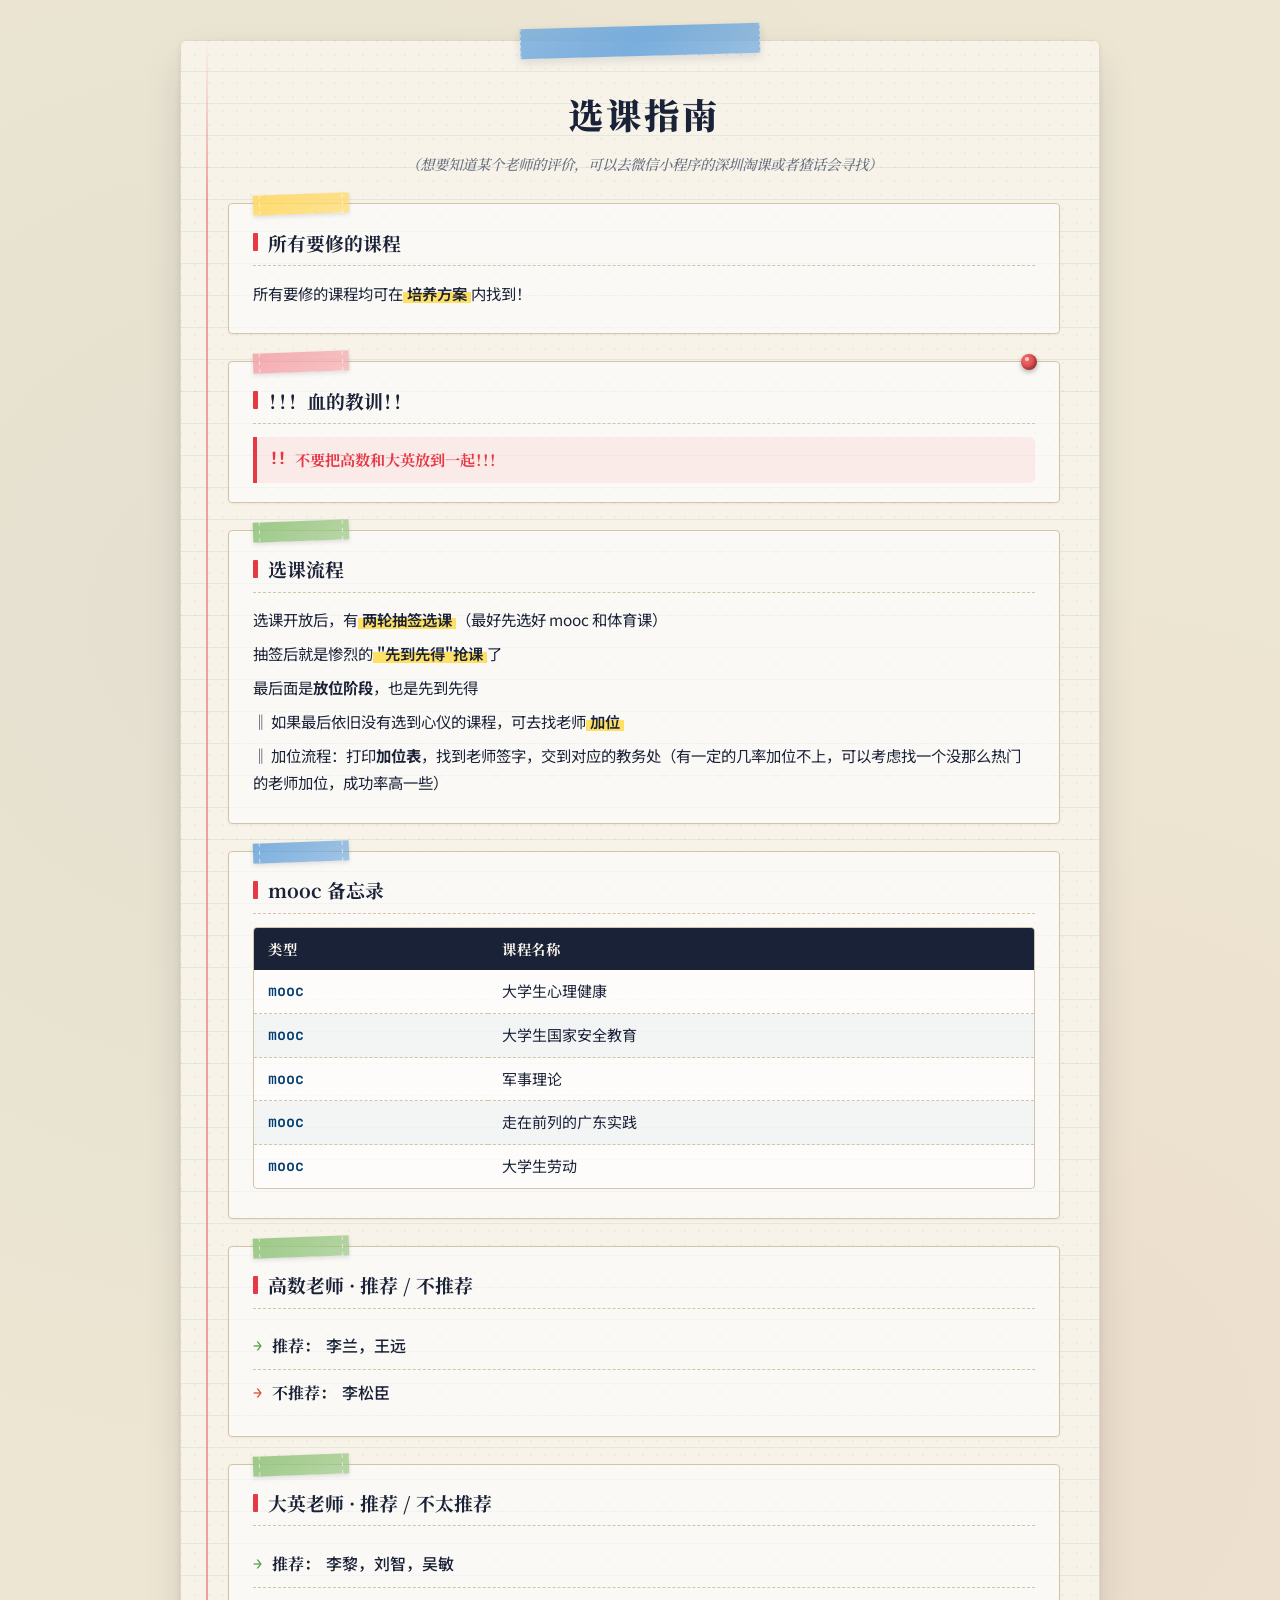
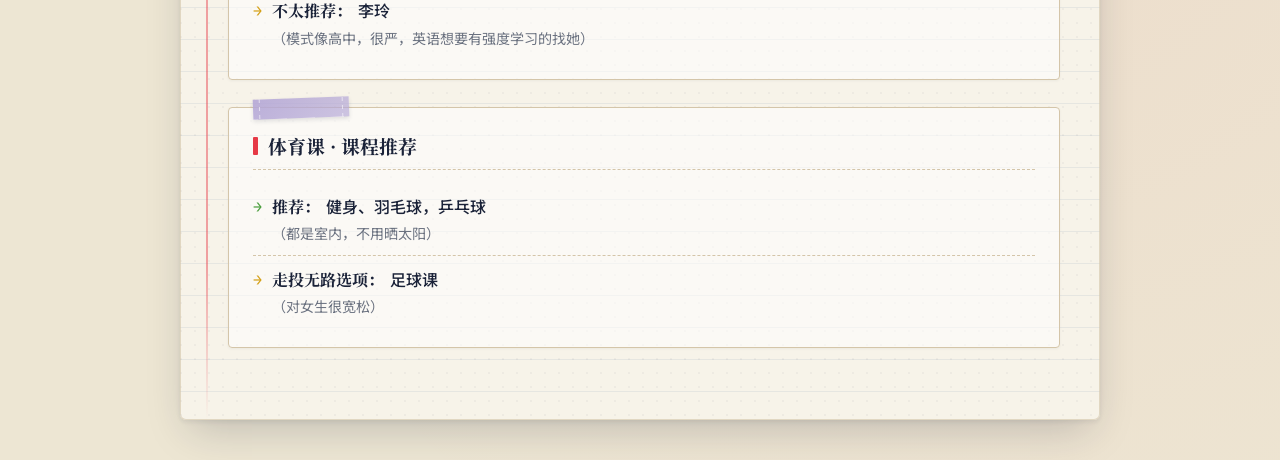
<file: WEB/courses.html>
<!DOCTYPE html>
<html lang="zh-CN">
<head>
    <meta charset="UTF-8">
    <title>选课指南 · 深大生存手册</title>
    <meta name="viewport" content="width=device-width, initial-scale=1.0">
    <link rel="preconnect" href="https://fonts.googleapis.com">
    <link rel="preconnect" href="https://fonts.gstatic.com" crossorigin>
    <link href="https://fonts.googleapis.com/css2?family=Noto+Serif+SC:wght@500;700;900&family=Noto+Sans+SC:wght@400;500;700&family=JetBrains+Mono:wght@500&display=swap" rel="stylesheet">
    <link rel="stylesheet" href="../assets/design-system.css">
    <style>
        /* 页面专属：mooc 备忘录表格 */
        .notebook-table {
            width: 100%;
            border-collapse: separate;
            border-spacing: 0;
            margin: 0.6rem 0;
            border-radius: 4px;
            overflow: hidden;
            border: 1px solid var(--line);
            background: rgba(255, 255, 255, 0.5);
        }
        .notebook-table th {
            background: var(--ink);
            color: var(--paper);
            font-family: 'Noto Serif SC', serif;
            font-weight: 700;
            padding: 9px 14px;
            text-align: left;
            font-size: 0.9rem;
            letter-spacing: 0.05em;
        }
        .notebook-table td {
            padding: 9px 14px;
            border-bottom: 1px dashed var(--line);
            font-size: 0.94rem;
            color: var(--ink);
        }
        .notebook-table tr:last-child td { border-bottom: none; }
        .notebook-table tr:nth-child(even) td {
            background: rgba(0, 59, 111, 0.04);
        }
        .notebook-table td:first-child {
            font-family: 'JetBrains Mono', monospace;
            font-weight: 600;
            color: var(--szu-navy);
            width: 30%;
        }

        /* 教师推荐条 */
        .teacher-row {
            display: flex;
            align-items: flex-start;
            gap: 10px;
            padding: 0.6rem 0;
            border-bottom: 1px dashed var(--line);
        }
        .teacher-row:last-child { border-bottom: none; }
        .teacher-row .arrow {
            font-family: 'JetBrains Mono', monospace;
            font-weight: 700;
            font-size: 0.95rem;
            flex-shrink: 0;
            padding-top: 1px;
        }
        .teacher-row.good .arrow { color: var(--status-good); }
        .teacher-row.bad  .arrow { color: var(--status-bad); }
        .teacher-row.neutral .arrow { color: var(--status-neutral); }
        .teacher-row .label {
            font-family: 'Noto Serif SC', serif;
            font-weight: 700;
            color: var(--ink);
            margin-right: 6px;
        }
        .teacher-row .names {
            font-weight: 500;
            color: var(--ink);
        }
        .teacher-row .note {
            color: var(--ink-soft);
            font-size: 0.88rem;
            margin-top: 2px;
        }
    </style>
</head>
<body>
<div class="master-card">
    <div class="tape-deco-top"></div>

    <div class="header-block">
        <h1>选课指南</h1>
        <div class="header-sub">（想要知道某个老师的评价，可以去微信小程序的深圳淘课或者猹话会寻找）</div>
    </div>

    <!-- ========= 以下为原始文字，一字未改 ========= -->

    <div class="section-block" data-tape="yellow">
        <span class="tape-strip"></span>
        <h3>所有要修的课程</h3>
        <p>所有要修的课程均可在<span class="hl">培养方案</span>内找到！</p>
    </div>

    <div class="section-block" data-tape="coral">
        <span class="pin"></span>
        <span class="tape-strip"></span>
        <h3>！！！血的教训！！</h3>
        <div class="warn-box" style="margin: 0;">
            <strong>不要把高数和大英放到一起！！！</strong>
        </div>
    </div>

    <div class="section-block" data-tape="green">
        <span class="tape-strip"></span>
        <h3>选课流程</h3>
        <p>选课开放后，有<span class="hl">两轮抽签选课</span>（最好先选好 mooc 和体育课）</p>
        <p>抽签后就是惨烈的<span class="hl">"先到先得"抢课</span>了</p>
        <p>最后面是<span class="step-label">放位阶段</span>，也是先到先得</p>
        <p>‖ 如果最后依旧没有选到心仪的课程，可去找老师<span class="hl">加位</span></p>
        <p>‖ 加位流程：打印<span class="step-label">加位表</span>，找到老师签字，交到对应的教务处（有一定的几率加位不上，可以考虑找一个没那么热门的老师加位，成功率高一些）</p>
    </div>

    <div class="section-block" data-tape="blue">
        <span class="tape-strip"></span>
        <h3>mooc 备忘录</h3>
        <table class="notebook-table">
            <thead>
                <tr>
                    <th>类型</th>
                    <th>课程名称</th>
                </tr>
            </thead>
            <tbody>
                <tr><td>mooc</td><td>大学生心理健康</td></tr>
                <tr><td>mooc</td><td>大学生国家安全教育</td></tr>
                <tr><td>mooc</td><td>军事理论</td></tr>
                <tr><td>mooc</td><td>走在前列的广东实践</td></tr>
                <tr><td>mooc</td><td>大学生劳动</td></tr>
            </tbody>
        </table>
    </div>

    <div class="section-block" data-tape="green">
        <span class="tape-strip"></span>
        <h3>高数老师 · 推荐 / 不推荐</h3>
        <div class="teacher-row good">
            <span class="arrow">&rarr;</span>
            <div><span class="label">推荐：</span><span class="names">李兰，王远</span></div>
        </div>
        <div class="teacher-row bad">
            <span class="arrow">&rarr;</span>
            <div><span class="label">不推荐：</span><span class="names">李松臣</span></div>
        </div>
    </div>

    <div class="section-block" data-tape="green">
        <span class="tape-strip"></span>
        <h3>大英老师 · 推荐 / 不太推荐</h3>
        <div class="teacher-row good">
            <span class="arrow">&rarr;</span>
            <div><span class="label">推荐：</span><span class="names">李黎，刘智，吴敏</span></div>
        </div>
        <div class="teacher-row neutral">
            <span class="arrow">&rarr;</span>
            <div>
                <span class="label">不太推荐：</span><span class="names">李玲</span>
                <div class="note">（模式像高中，很严，英语想要有强度学习的找她）</div>
            </div>
        </div>
    </div>

    <div class="section-block" data-tape="purple">
        <span class="tape-strip"></span>
        <h3>体育课 · 课程推荐</h3>
        <div class="teacher-row good">
            <span class="arrow">&rarr;</span>
            <div>
                <span class="label">推荐：</span><span class="names">健身、羽毛球，乒乓球</span>
                <div class="note">（都是室内，不用晒太阳）</div>
            </div>
        </div>
        <div class="teacher-row neutral">
            <span class="arrow">&rarr;</span>
            <div>
                <span class="label">走投无路选项：</span><span class="names">足球课</span>
                <div class="note">（对女生很宽松）</div>
            </div>
        </div>
    </div>

    <!-- ========= 原始文字结束 ========= -->
</div>
</body>
</html>
</file>
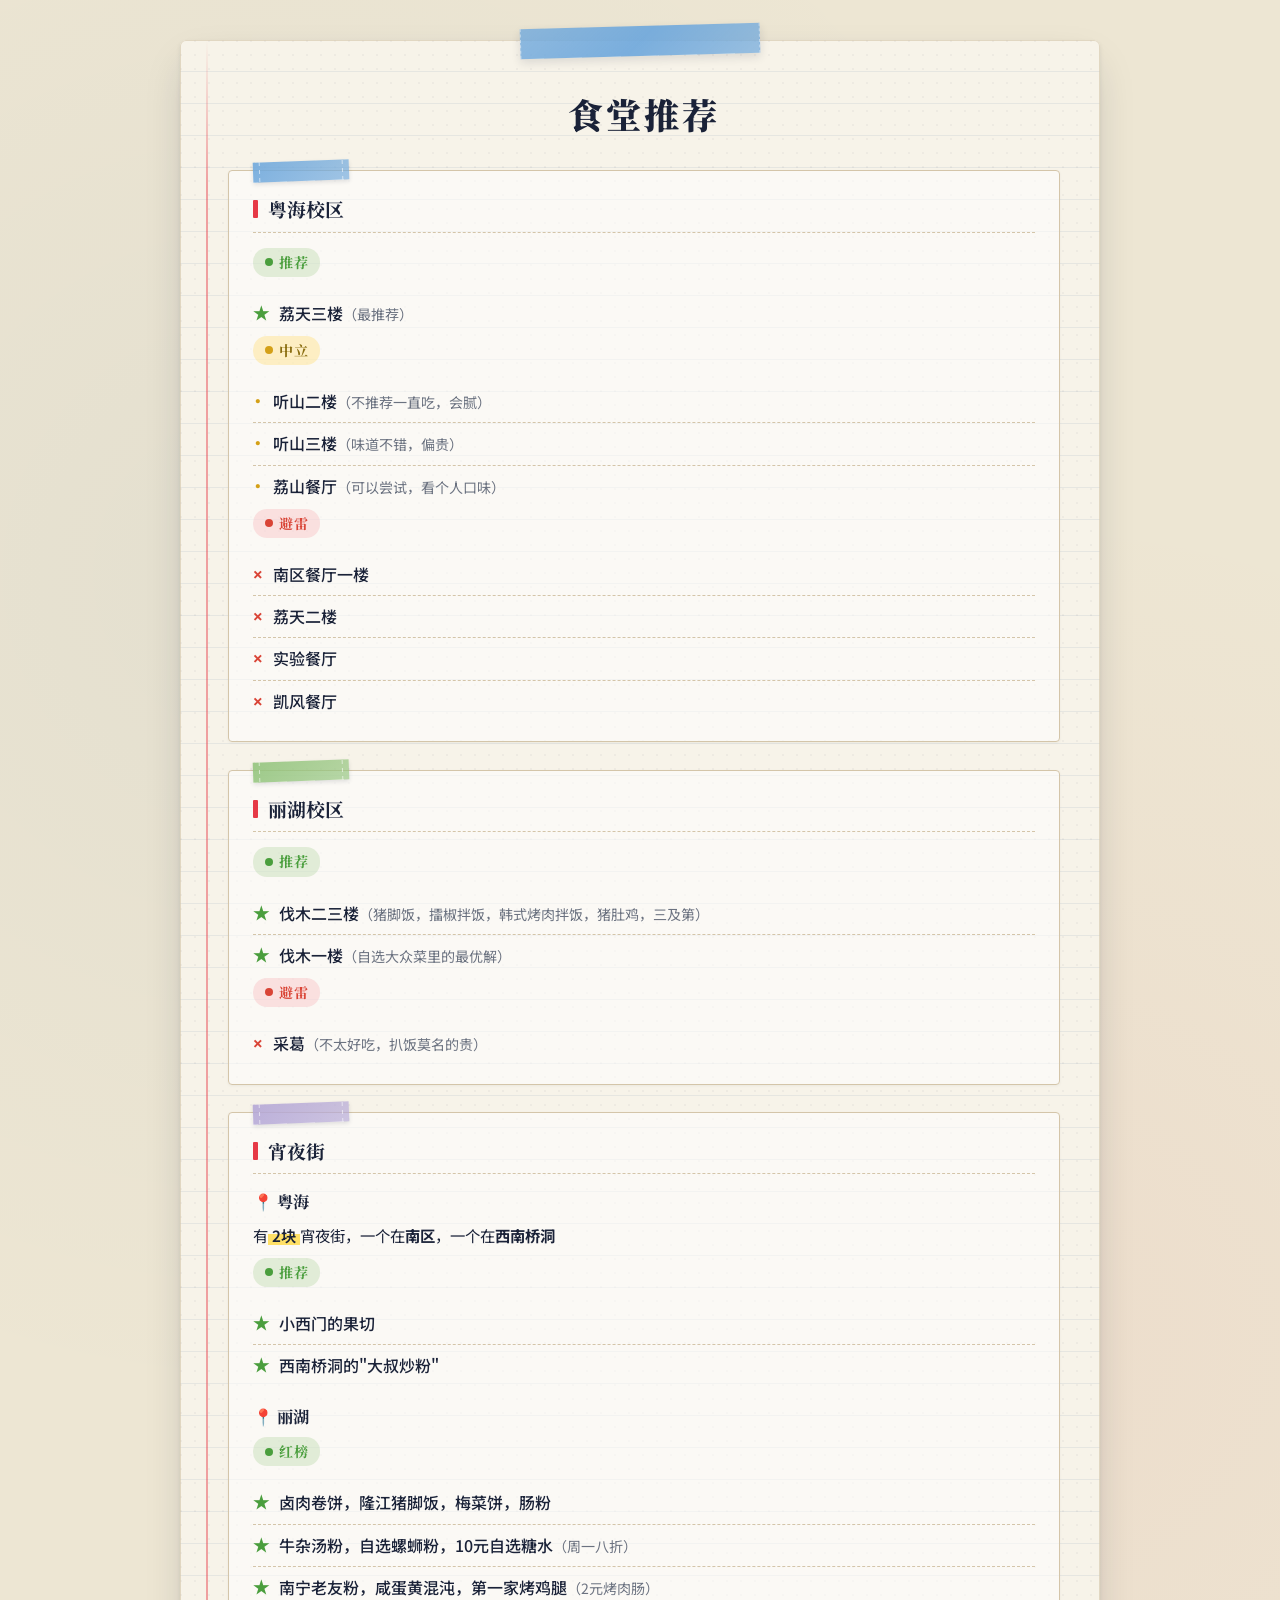
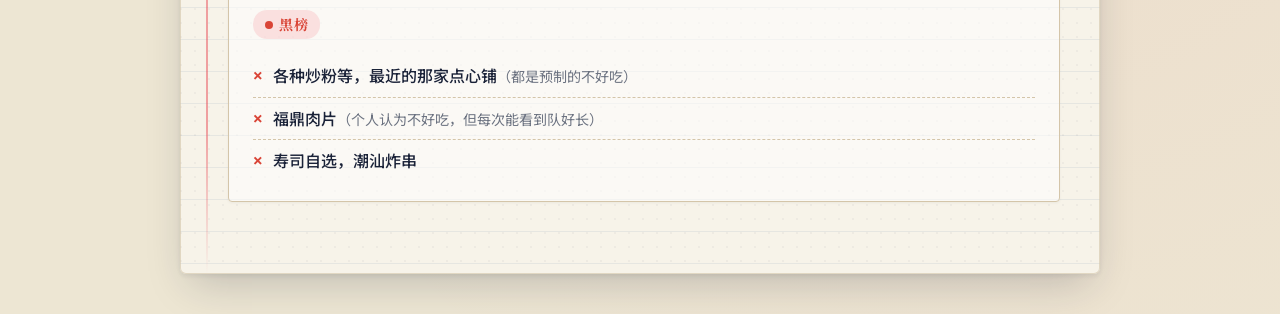
<file: WEB/food.html>
<!DOCTYPE html>
<html lang="zh-CN">
<head>
    <meta charset="UTF-8">
    <title>美食寻访 · 深大食堂指南</title>
    <meta name="viewport" content="width=device-width, initial-scale=1.0">
    <link rel="preconnect" href="https://fonts.googleapis.com">
    <link rel="preconnect" href="https://fonts.gstatic.com" crossorigin>
    <link href="https://fonts.googleapis.com/css2?family=Noto+Serif+SC:wght@500;700;900&family=Noto+Sans+SC:wght@400;500;700&family=JetBrains+Mono:wght@500&display=swap" rel="stylesheet">
    <link rel="stylesheet" href="../assets/design-system.css">
    <style>
        /* 页面专属：店家清单 */
        .food-list {
            margin: 0.4rem 0 0;
            padding: 0;
            list-style: none;
        }
        .food-item {
            display: flex;
            align-items: flex-start;
            gap: 10px;
            padding: 7px 0;
            border-bottom: 1px dashed var(--line);
        }
        .food-item:last-child { border-bottom: none; }
        .food-item .star {
            font-family: 'JetBrains Mono', monospace;
            font-weight: 700;
            flex-shrink: 0;
            padding-top: 1px;
        }
        .food-item.good .star { color: var(--status-good); }
        .food-item.bad  .star { color: var(--status-bad); }
        .food-item.neutral .star { color: var(--status-neutral); }
        .food-item .name {
            font-weight: 500;
            color: var(--ink);
        }
        .food-item .note {
            color: var(--ink-soft);
            font-size: 0.88rem;
        }
    </style>
</head>
<body>
<div class="master-card">
    <div class="tape-deco-top"></div>

    <div class="header-block">
        <h1>食堂推荐</h1>
    </div>

    <!-- ========= 以下为原始文字，一字未改 ========= -->

    <!-- 粤海校区 -->
    <div class="section-block" data-tape="blue">
        <span class="tape-strip"></span>
        <h3>粤海校区</h3>

        <span class="status-bar status-good">推荐</span>
        <ul class="food-list">
            <li class="food-item good"><span class="star">&#9733;</span><span><span class="name">荔天三楼</span><span class="note">（最推荐）</span></span></li>
        </ul>

        <span class="status-bar status-neutral">中立</span>
        <ul class="food-list">
            <li class="food-item neutral"><span class="star">&#8226;</span><span><span class="name">听山二楼</span><span class="note">（不推荐一直吃，会腻）</span></span></li>
            <li class="food-item neutral"><span class="star">&#8226;</span><span><span class="name">听山三楼</span><span class="note">（味道不错，偏贵）</span></span></li>
            <li class="food-item neutral"><span class="star">&#8226;</span><span><span class="name">荔山餐厅</span><span class="note">（可以尝试，看个人口味）</span></span></li>
        </ul>

        <span class="status-bar status-bad">避雷</span>
        <ul class="food-list">
            <li class="food-item bad"><span class="star">&#10005;</span><span class="name">南区餐厅一楼</span></li>
            <li class="food-item bad"><span class="star">&#10005;</span><span class="name">荔天二楼</span></li>
            <li class="food-item bad"><span class="star">&#10005;</span><span class="name">实验餐厅</span></li>
            <li class="food-item bad"><span class="star">&#10005;</span><span class="name">凯风餐厅</span></li>
        </ul>
    </div>

    <!-- 丽湖校区 -->
    <div class="section-block" data-tape="green">
        <span class="tape-strip"></span>
        <h3>丽湖校区</h3>

        <span class="status-bar status-good">推荐</span>
        <ul class="food-list">
            <li class="food-item good"><span class="star">&#9733;</span><span><span class="name">伐木二三楼</span><span class="note">（猪脚饭，擂椒拌饭，韩式烤肉拌饭，猪肚鸡，三及第）</span></span></li>
            <li class="food-item good"><span class="star">&#9733;</span><span><span class="name">伐木一楼</span><span class="note">（自选大众菜里的最优解）</span></span></li>
        </ul>

        <span class="status-bar status-bad">避雷</span>
        <ul class="food-list">
            <li class="food-item bad"><span class="star">&#10005;</span><span><span class="name">采葛</span><span class="note">（不太好吃，扒饭莫名的贵）</span></span></li>
        </ul>
    </div>

    <!-- 宵夜街 -->
    <div class="section-block" data-tape="purple">
        <span class="tape-strip"></span>
        <h3>宵夜街</h3>

        <h4>📍 粤海</h4>
        <p>有<span class="hl">2块</span>宵夜街，一个在<span class="step-label">南区</span>，一个在<span class="step-label">西南桥洞</span></p>
        <span class="status-bar status-good">推荐</span>
        <ul class="food-list">
            <li class="food-item good"><span class="star">&#9733;</span><span class="name">小西门的果切</span></li>
            <li class="food-item good"><span class="star">&#9733;</span><span class="name">西南桥洞的"大叔炒粉"</span></li>
        </ul>

        <h4 style="margin-top: 1rem;">📍 丽湖</h4>

        <span class="status-bar status-good">红榜</span>
        <ul class="food-list">
            <li class="food-item good"><span class="star">&#9733;</span><span class="name">卤肉卷饼，隆江猪脚饭，梅菜饼，肠粉</span></li>
            <li class="food-item good"><span class="star">&#9733;</span><span><span class="name">牛杂汤粉，自选螺蛳粉，10元自选糖水</span><span class="note">（周一八折）</span></span></li>
            <li class="food-item good"><span class="star">&#9733;</span><span><span class="name">南宁老友粉，咸蛋黄混沌，第一家烤鸡腿</span><span class="note">（2元烤肉肠）</span></span></li>
        </ul>

        <span class="status-bar status-bad">黑榜</span>
        <ul class="food-list">
            <li class="food-item bad"><span class="star">&#10005;</span><span><span class="name">各种炒粉等，最近的那家点心铺</span><span class="note">（都是预制的不好吃）</span></span></li>
            <li class="food-item bad"><span class="star">&#10005;</span><span><span class="name">福鼎肉片</span><span class="note">（个人认为不好吃，但每次能看到队好长）</span></span></li>
            <li class="food-item bad"><span class="star">&#10005;</span><span class="name">寿司自选，潮汕炸串</span></li>
        </ul>
    </div>
    <!-- ========= 原始文字结束 ========= -->
</div>
</body>
</html>
</file>
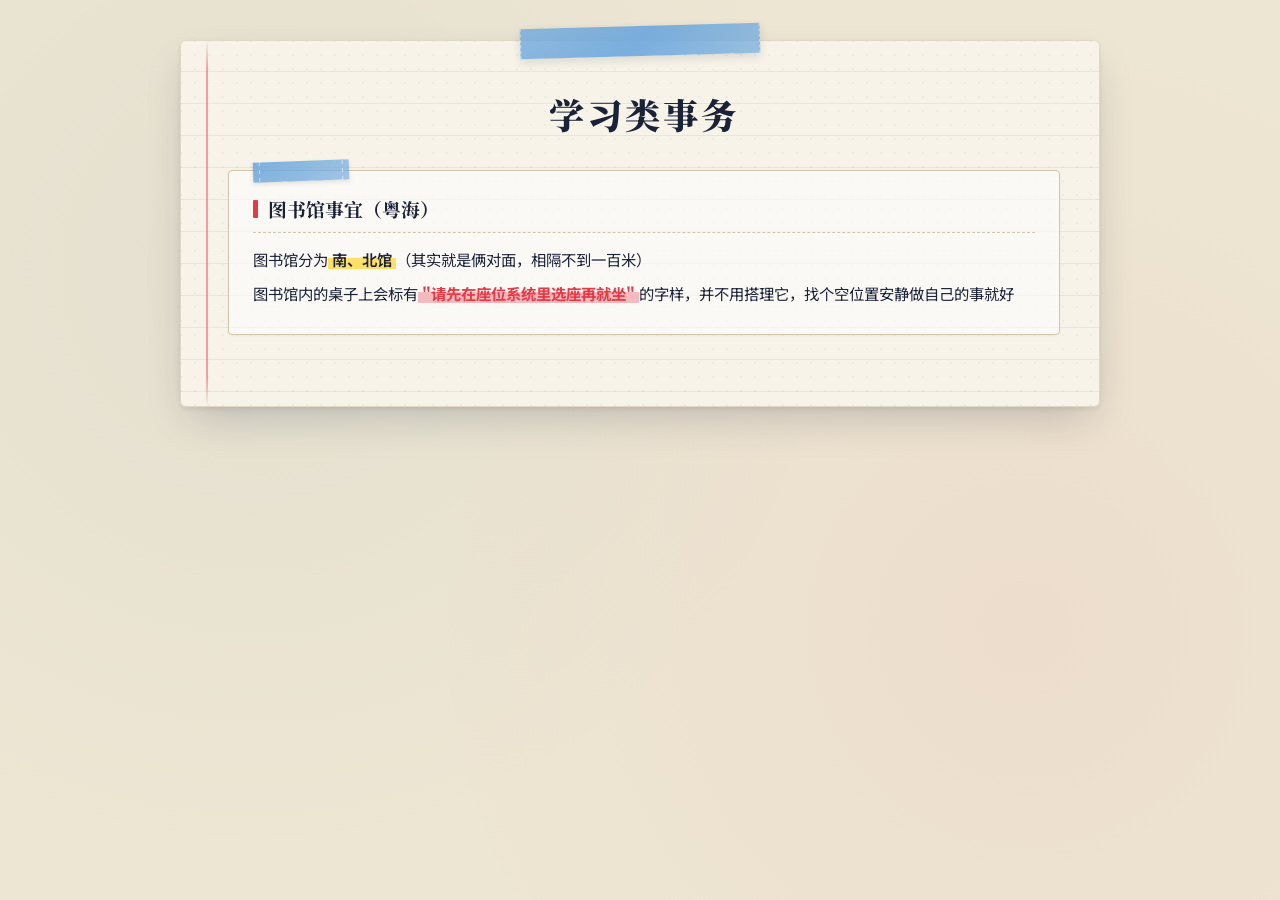
<file: WEB/study.html>
<!DOCTYPE html>
<html lang="zh-CN">
<head>
    <meta charset="UTF-8">
    <title>学习类事务 · 深大生存手册</title>
    <meta name="viewport" content="width=device-width, initial-scale=1.0">
    <link rel="preconnect" href="https://fonts.googleapis.com">
    <link rel="preconnect" href="https://fonts.gstatic.com" crossorigin>
    <link href="https://fonts.googleapis.com/css2?family=Noto+Serif+SC:wght@500;700;900&family=Noto+Sans+SC:wght@400;500;700&family=JetBrains+Mono:wght@500&display=swap" rel="stylesheet">
    <link rel="stylesheet" href="../assets/design-system.css">
</head>
<body>
<div class="master-card">
    <div class="tape-deco-top"></div>

    <div class="header-block">
        <h1>学习类事务</h1>
    </div>

    <!-- ========= 以下为原始文字，一字未改 ========= -->
    <div class="section-block" data-tape="blue">
        <span class="tape-strip"></span>
        <h3>图书馆事宜（粤海）</h3>
        <p>图书馆分为<span class="hl">南、北馆</span>（其实就是俩对面，相隔不到一百米）</p>
        <p>图书馆内的桌子上会标有<span class="hl-urgent">"请先在座位系统里选座再就坐"</span>的字样，并不用搭理它，找个空位置安静做自己的事就好</p>
    </div>
    <!-- ========= 原始文字结束 ========= -->
</div>
</body>
</html>
</file>
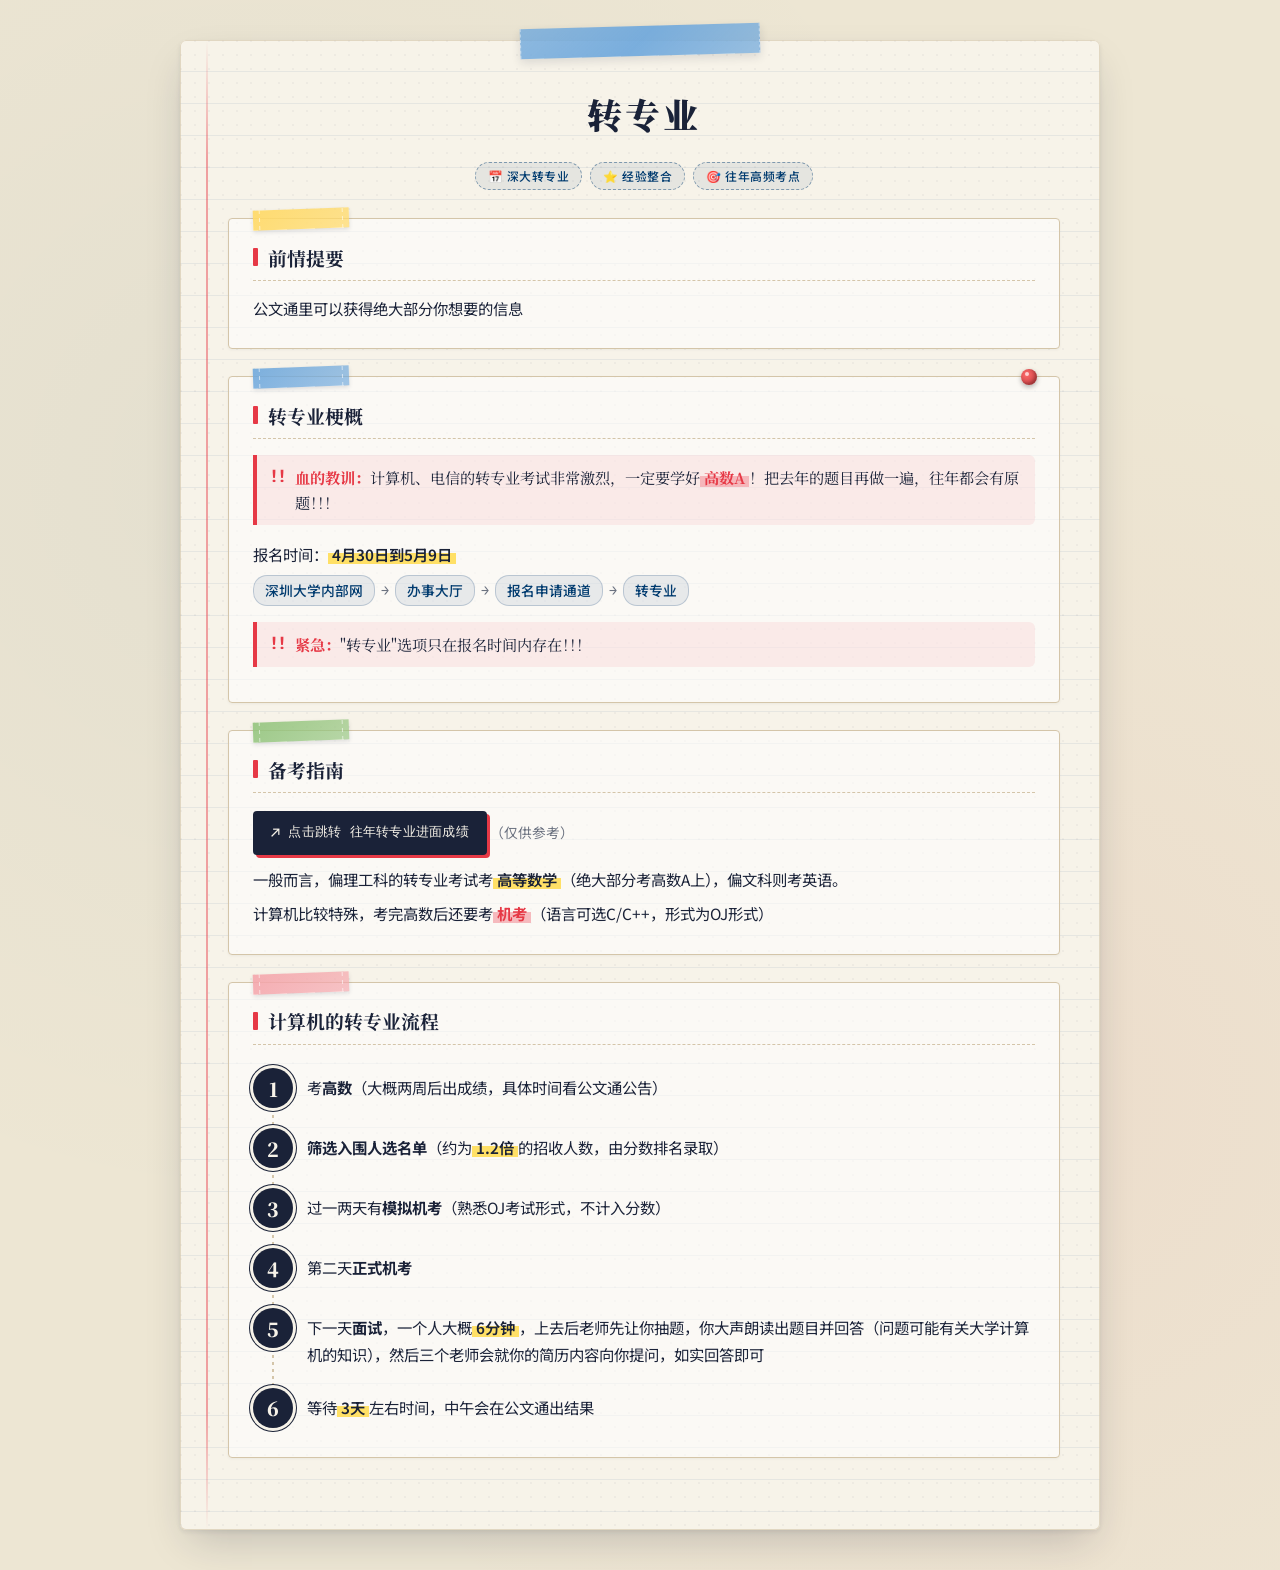
<file: WEB/outstudy/major_change.html>
<!DOCTYPE html>
<html lang="zh-CN">
<head>
    <meta charset="UTF-8">
    <title>转专业 · 深大指南</title>
    <meta name="viewport" content="width=device-width, initial-scale=1.0">
    <link rel="preconnect" href="https://fonts.googleapis.com">
    <link rel="preconnect" href="https://fonts.gstatic.com" crossorigin>
    <link href="https://fonts.googleapis.com/css2?family=Noto+Serif+SC:wght@500;700;900&family=Noto+Sans+SC:wght@400;500;700&family=JetBrains+Mono:wght@500&display=swap" rel="stylesheet">
    <link rel="stylesheet" href="../../assets/design-system.css">
</head>
<body>
<div class="master-card">
    <div class="tape-deco-top"></div>

    <div class="header-block">
        <h1>转专业</h1>
    </div>

    <!-- 装饰标签行 -->
    <div class="badge-row">
        <div class="badge">📅 深大转专业</div>
        <div class="badge">⭐ 经验整合</div>
        <div class="badge">🎯 往年高频考点</div>
    </div>

    <!-- ========= 原始文字，一字未改 ========= -->

    <div class="section-block" data-tape="yellow">
        <span class="tape-strip"></span>
        <h3>前情提要</h3>
        <p>公文通里可以获得绝大部分你想要的信息</p>
    </div>

    <div class="section-block" data-tape="blue">
        <span class="pin"></span>
        <span class="tape-strip"></span>
        <h3>转专业梗概</h3>

        <div class="warn-box">
            <strong>血的教训：</strong>计算机、电信的转专业考试非常激烈，一定要学好<span class="hl-urgent">高数A</span>！把去年的题目再做一遍，往年都会有原题！！！
        </div>

        <p>
            报名时间：<span class="hl">4月30日到5月9日</span>
        </p>
        <div class="crumbs">
            <span class="crumb">深圳大学内部网</span><span class="arr">&rarr;</span>
            <span class="crumb">办事大厅</span><span class="arr">&rarr;</span>
            <span class="crumb">报名申请通道</span><span class="arr">&rarr;</span>
            <span class="crumb">转专业</span>
        </div>

        <div class="warn-box" style="margin-top: 1rem;">
            <strong>紧急：</strong>"转专业"选项只在报名时间内存在！！！
        </div>
    </div>

    <div class="section-block" data-tape="green">
        <span class="tape-strip"></span>
        <h3>备考指南</h3>
        <p>
            <a class="btn-jump" href="https://www.kdocs.cn/l/cqGRHF2yekGo?f=301" target="_blank" rel="noopener noreferrer">点击跳转 往年转专业进面成绩</a>
            <span style="color: var(--ink-soft); font-size: 0.86rem;">（仅供参考）</span>
        </p>
        <p>一般而言，偏理工科的转专业考试考<span class="hl">高等数学</span>（绝大部分考高数A上），偏文科则考英语。</p>
        <p>计算机比较特殊，考完高数后还要考<span class="hl-urgent">机考</span>（语言可选C/C++，形式为OJ形式）</p>
    </div>

    <div class="section-block" data-tape="coral">
        <span class="tape-strip"></span>
        <h3>计算机的转专业流程</h3>
        <ol class="step-list">
            <li class="step-item">
                <span class="step-num">1</span>
                <div class="step-body">考<span class="step-label">高数</span>（大概两周后出成绩，具体时间看公文通公告）</div>
            </li>
            <li class="step-item">
                <span class="step-num">2</span>
                <div class="step-body"><span class="step-label">筛选入围人选名单</span>（约为<span class="hl">1.2倍</span>的招收人数，由分数排名录取）</div>
            </li>
            <li class="step-item">
                <span class="step-num">3</span>
                <div class="step-body">过一两天有<span class="step-label">模拟机考</span>（熟悉OJ考试形式，不计入分数）</div>
            </li>
            <li class="step-item">
                <span class="step-num">4</span>
                <div class="step-body">第二天<span class="step-label">正式机考</span></div>
            </li>
            <li class="step-item">
                <span class="step-num">5</span>
                <div class="step-body">下一天<span class="step-label">面试</span>，一个人大概<span class="hl">6分钟</span>，上去后老师先让你抽题，你大声朗读出题目并回答（问题可能有关大学计算机的知识），然后三个老师会就你的简历内容向你提问，如实回答即可</div>
            </li>
            <li class="step-item">
                <span class="step-num">6</span>
                <div class="step-body">等待<span class="hl">3天</span>左右时间，中午会在公文通出结果</div>
            </li>
        </ol>
    </div>

    <!-- ========= 原始文字结束 ========= -->
</div>
</body>
</html>
</file>
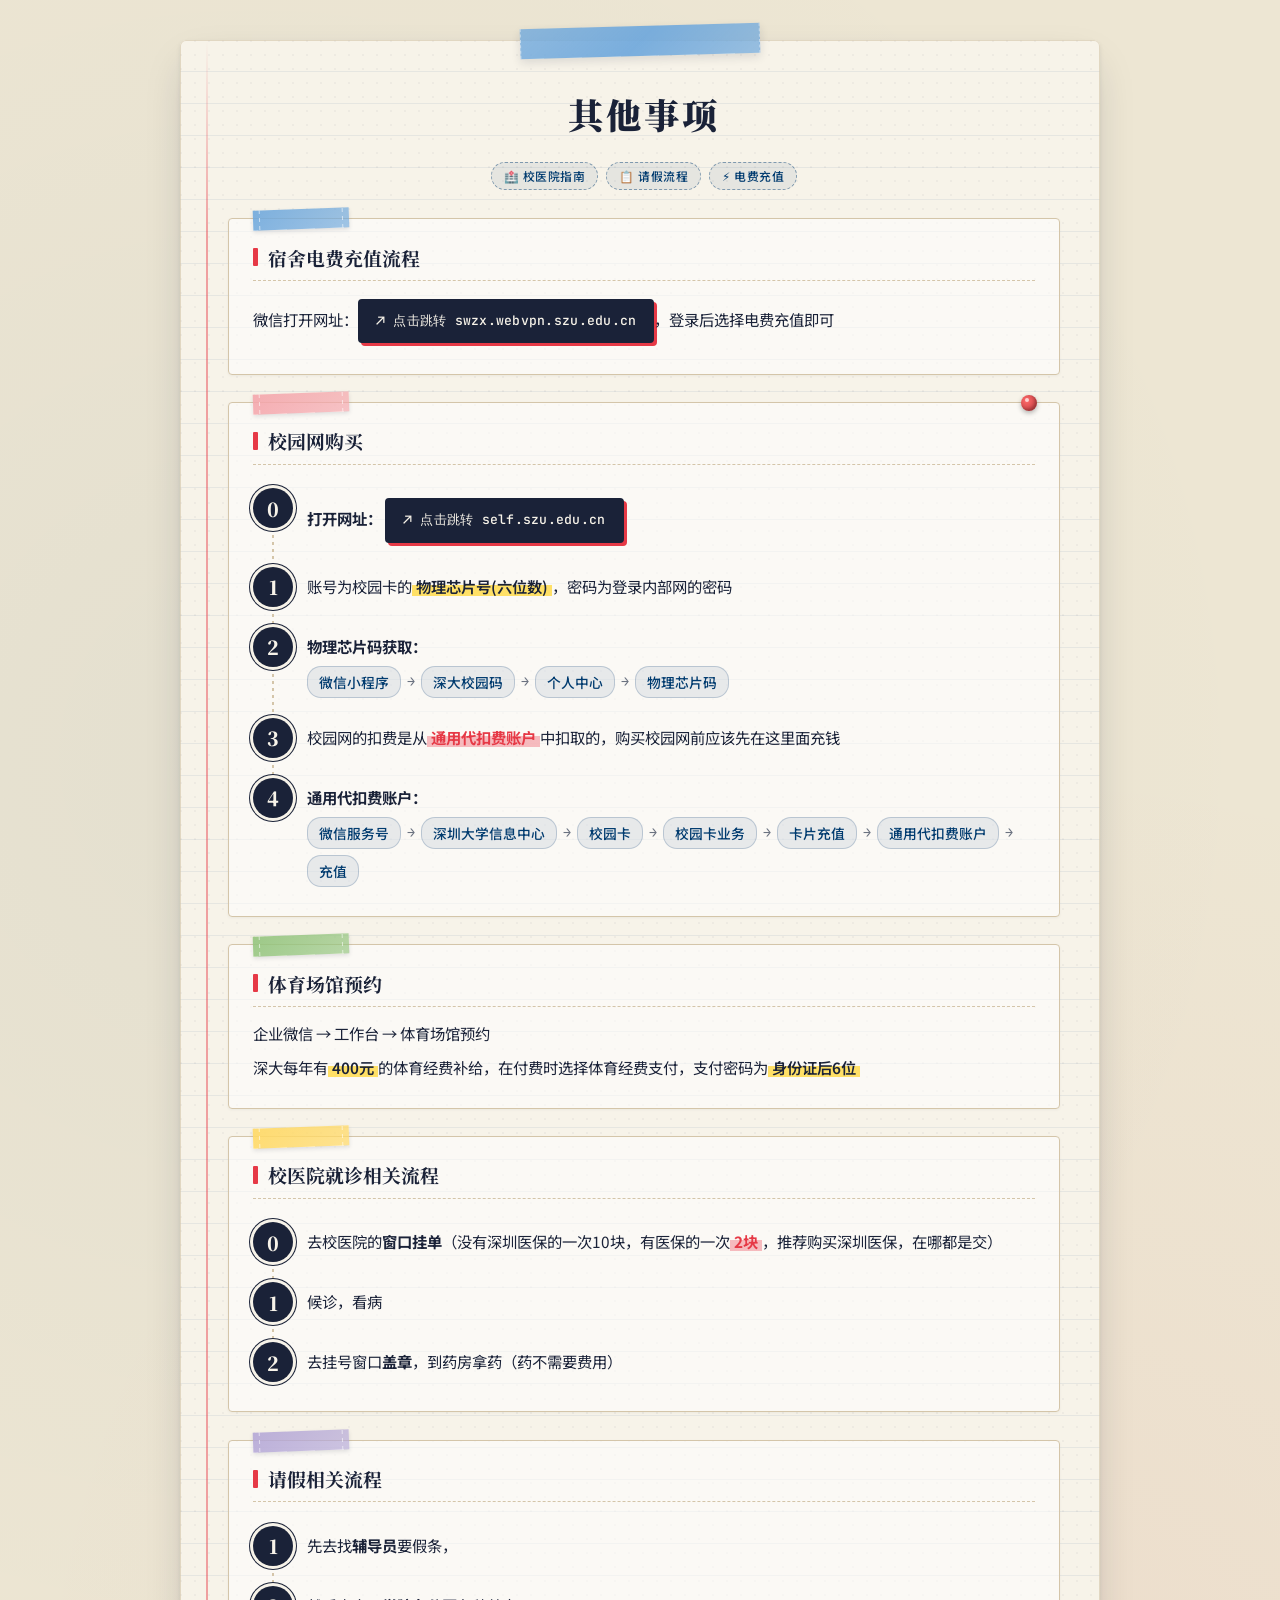
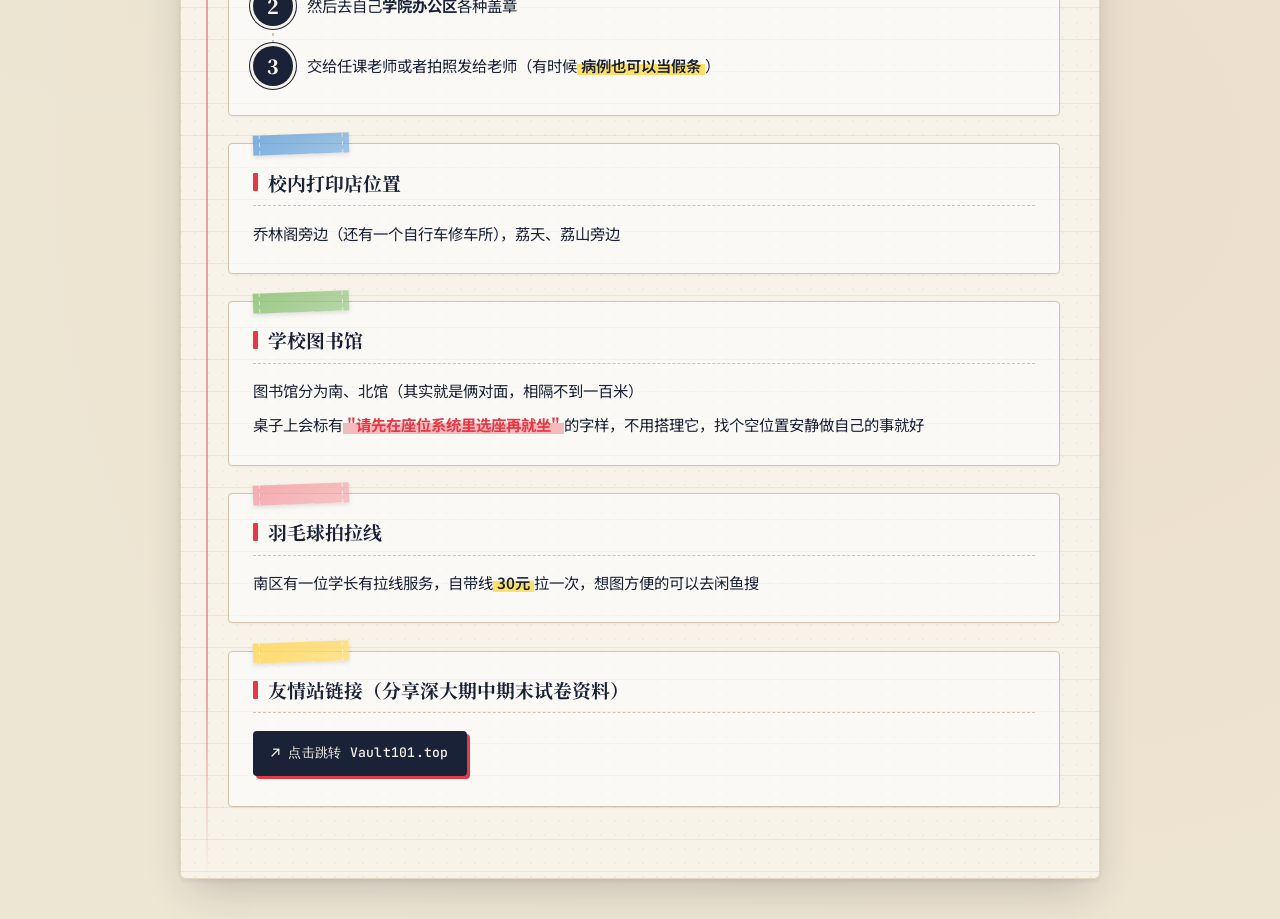
<file: WEB/outstudy/others.html>
<!DOCTYPE html>
<html lang="zh-CN">
<head>
    <meta charset="UTF-8">
    <title>其他事项 · 深大生活指南</title>
    <meta name="viewport" content="width=device-width, initial-scale=1.0">
    <link rel="preconnect" href="https://fonts.googleapis.com">
    <link rel="preconnect" href="https://fonts.gstatic.com" crossorigin>
    <link href="https://fonts.googleapis.com/css2?family=Noto+Serif+SC:wght@500;700;900&family=Noto+Sans+SC:wght@400;500;700&family=JetBrains+Mono:wght@500&display=swap" rel="stylesheet">
    <style>
        :root {
            --paper:        #F7F3E9;
            --paper-deep:   #EDE6D3;
            --ink:          #1A2238;
            --ink-soft:     #6B7280;
            --szu-navy:     #003B6F;
            --coral:        #E63946;
            --marker:       #FFE066;
            --line:         #D4C5A9;
        }

        * { margin: 0; padding: 0; box-sizing: border-box; }

        body {
            background: var(--paper-deep);
            background-image:
                radial-gradient(circle at 20% 30%, rgba(0, 59, 111, 0.04), transparent 50%),
                radial-gradient(circle at 80% 70%, rgba(230, 57, 70, 0.05), transparent 50%);
            font-family: 'Noto Sans SC', 'Segoe UI', system-ui, sans-serif;
            padding: 2.5rem 1rem;
            min-height: 100vh;
            color: var(--ink);
            line-height: 1.65;
        }

        /* ============ 主容器：笔记本纸张 ============ */
        .master-card {
            max-width: 920px;
            margin: 0 auto;
            position: relative;
            background: var(--paper);
            /* 横线信纸 */
            background-image:
                repeating-linear-gradient(
                    transparent,
                    transparent 31px,
                    rgba(0, 59, 111, 0.07) 31px,
                    rgba(0, 59, 111, 0.07) 32px
                ),
                /* 细颗粒纸纹 */
                radial-gradient(circle at 1px 1px, rgba(26, 34, 56, 0.04) 1px, transparent 0);
            background-size: 100% 32px, 14px 14px;
            border-radius: 6px;
            box-shadow:
                0 2px 4px rgba(26, 34, 56, 0.08),
                0 18px 40px -10px rgba(26, 34, 56, 0.22),
                inset 0 0 0 1px rgba(212, 197, 169, 0.6);
            padding: 2.6rem 2.5rem 2.8rem 3rem;
            overflow: visible;
        }

        /* 装订红线 */
        .master-card::before {
            content: '';
            position: absolute;
            left: 26px;
            top: 0;
            bottom: 0;
            width: 2px;
            background: linear-gradient(180deg,
                transparent 0%,
                rgba(230, 57, 70, 0.45) 8%,
                rgba(230, 57, 70, 0.45) 92%,
                transparent 100%);
        }

        /* 顶部封口胶带 */
        .tape-deco-top {
            position: absolute;
            top: -14px;
            left: 50%;
            transform: translateX(-50%) rotate(-1.5deg);
            width: 240px;
            height: 30px;
            background: linear-gradient(135deg,
                rgba(111, 168, 220, 0.78) 0%,
                rgba(111, 168, 220, 0.92) 50%,
                rgba(111, 168, 220, 0.7) 100%);
            box-shadow: 0 4px 10px rgba(26, 34, 56, 0.12);
            border-left: 1px dashed rgba(255, 255, 255, 0.45);
            border-right: 1px dashed rgba(255, 255, 255, 0.45);
            z-index: 10;
        }

        /* ============ 头部 ============ */
        .header-block {
            text-align: center;
            margin-bottom: 1.2rem;
            padding-top: 0.2rem;
        }
        .header-block h1 {
            font-family: 'Noto Serif SC', serif;
            font-weight: 900;
            font-size: 2.2rem;
            color: var(--ink);
            letter-spacing: 0.08em;
            display: inline-block;
            position: relative;
        }
        /* 荧光笔下划线 */
        .header-block h1::after {
            content: '';
            position: absolute;
            left: -4px;
            right: -4px;
            bottom: 2px;
            height: 14px;
            background: var(--marker);
            opacity: 0.75;
            z-index: -1;
            border-radius: 2px;
            transform: skewX(-6deg);
        }

        /* 装饰标签行 */
        .badge-row {
            display: flex;
            justify-content: center;
            gap: 8px;
            margin: 0.8rem 0 1.8rem;
            flex-wrap: wrap;
        }
        .badge {
            background: rgba(0, 59, 111, 0.07);
            color: var(--szu-navy);
            border: 1px dashed rgba(0, 59, 111, 0.45);
            border-radius: 20px;
            padding: 3px 12px;
            font-size: 0.74rem;
            font-weight: 500;
            letter-spacing: 0.04em;
        }

        /* ============ 区块：胶带头 + 内容卡片 ============ */
        .section-block {
            position: relative;
            margin: 1.7rem 0;
            padding: 1.3rem 1.5rem 1.2rem;
            background: rgba(255, 255, 255, 0.55);
            border: 1px solid var(--line);
            border-radius: 4px;
            box-shadow: 0 1px 3px rgba(26, 34, 56, 0.05);
            transition: transform 0.18s ease, box-shadow 0.18s ease;
        }
        .section-block:hover {
            transform: translateY(-1px);
            box-shadow: 0 4px 12px rgba(26, 34, 56, 0.08);
        }

        /* 胶带（按 data-tape 切换颜色） */
        .tape-strip {
            position: absolute;
            top: -10px;
            left: 24px;
            width: 96px;
            height: 20px;
            transform: rotate(-2deg);
            box-shadow: 0 2px 4px rgba(26, 34, 56, 0.12);
            z-index: 5;
        }
        .tape-strip::before,
        .tape-strip::after {
            content: '';
            position: absolute;
            top: 0;
            bottom: 0;
            width: 1px;
            background: repeating-linear-gradient(180deg,
                rgba(255,255,255,0.55) 0,
                rgba(255,255,255,0.55) 4px,
                transparent 4px,
                transparent 8px);
        }
        .tape-strip::before { left: 6px; }
        .tape-strip::after  { right: 6px; }

        .section-block[data-tape="blue"]   .tape-strip { background: linear-gradient(135deg, rgba(111,168,220,0.9), rgba(111,168,220,0.65)); }
        .section-block[data-tape="coral"]  .tape-strip { background: linear-gradient(135deg, rgba(244,165,171,0.9), rgba(244,165,171,0.65)); }
        .section-block[data-tape="green"]  .tape-strip { background: linear-gradient(135deg, rgba(147,196,125,0.9), rgba(147,196,125,0.65)); }
        .section-block[data-tape="yellow"] .tape-strip { background: linear-gradient(135deg, rgba(255,217,102,0.92), rgba(255,217,102,0.7)); }
        .section-block[data-tape="purple"] .tape-strip { background: linear-gradient(135deg, rgba(180,167,214,0.9), rgba(180,167,214,0.65)); }

        /* 区块标题 */
        .section-block h3 {
            font-family: 'Noto Serif SC', serif;
            font-weight: 700;
            color: var(--ink);
            font-size: 1.18rem;
            margin: 0.1rem 0 0.85rem;
            padding-bottom: 0.45rem;
            border-bottom: 1px dashed var(--line);
            display: flex;
            align-items: center;
            gap: 10px;
        }
        .section-block h3::before {
            content: '';
            display: inline-block;
            width: 5px;
            height: 18px;
            background: var(--coral);
            border-radius: 1px;
        }

        .section-block p {
            color: var(--ink);
            margin: 0.45rem 0;
            line-height: 1.75;
            font-size: 0.96rem;
        }

        /* ============ 荧光笔高亮 ============ */
        .hl {
            background: linear-gradient(180deg,
                transparent 0%, transparent 45%,
                var(--marker) 45%, var(--marker) 95%,
                transparent 95%);
            padding: 0 4px;
            font-weight: 600;
        }
        .hl-urgent {
            background: linear-gradient(180deg,
                transparent 0%, transparent 45%,
                rgba(244, 165, 171, 0.75) 45%, rgba(244, 165, 171, 0.75) 95%,
                transparent 95%);
            padding: 0 4px;
            font-weight: 700;
            color: var(--coral);
        }

        /* ============ 步骤列表 ============ */
        .step-list {
            list-style: none;
            margin: 0.4rem 0 0;
            padding: 0;
        }
        .step-item {
            display: flex;
            gap: 14px;
            padding: 10px 0;
            position: relative;
        }
        /* 步骤之间的虚线连接 */
        .step-item:not(:last-child)::after {
            content: '';
            position: absolute;
            left: 19px;
            top: 50px;
            bottom: -10px;
            width: 2px;
            background-image: linear-gradient(180deg,
                var(--line) 0%, var(--line) 50%,
                transparent 50%, transparent 100%);
            background-size: 2px 7px;
        }

        .step-num {
            flex-shrink: 0;
            width: 40px;
            height: 40px;
            border-radius: 50%;
            background: var(--ink);
            color: var(--paper);
            font-family: 'Noto Serif SC', serif;
            font-weight: 900;
            font-size: 1.2rem;
            display: grid;
            place-items: center;
            box-shadow: 0 0 0 3px var(--paper), 0 0 0 4px var(--ink);
            position: relative;
            z-index: 1;
            line-height: 1;
        }

        .step-body {
            flex: 1;
            padding-top: 6px;
            font-size: 0.96rem;
            line-height: 1.75;
        }
        .step-label {
            font-weight: 700;
            color: var(--ink);
        }

        /* ============ 跳转按钮 ============ */
        .btn-jump {
            display: inline-flex;
            align-items: center;
            gap: 8px;
            margin: 4px 0;
            padding: 7px 16px;
            background: var(--ink);
            color: var(--paper);
            border: 2px solid var(--ink);
            border-radius: 4px;
            font-family: 'JetBrains Mono', monospace;
            font-size: 0.82rem;
            font-weight: 500;
            text-decoration: none;
            letter-spacing: 0.02em;
            box-shadow: 3px 3px 0 var(--coral);
            transition: transform 0.12s ease, box-shadow 0.12s ease, background 0.12s ease, border-color 0.12s ease;
            word-break: break-all;
        }
        .btn-jump::before {
            content: '\2197'; /* ↗ */
            font-size: 0.95rem;
        }
        .btn-jump:hover {
            transform: translate(-1px, -1px);
            box-shadow: 4px 4px 0 var(--coral);
            background: var(--coral);
            border-color: var(--coral);
        }
        .btn-jump:active {
            transform: translate(2px, 2px);
            box-shadow: 1px 1px 0 var(--coral);
        }

        /* ============ 路径面包屑 ============ */
        .crumbs {
            display: flex;
            flex-wrap: wrap;
            gap: 6px;
            align-items: center;
            margin-top: 6px;
        }
        .crumbs .crumb {
            background: rgba(0, 59, 111, 0.08);
            border: 1px solid rgba(0, 59, 111, 0.2);
            padding: 3px 11px;
            border-radius: 14px;
            font-size: 0.86rem;
            color: var(--szu-navy);
            font-weight: 500;
        }
        .crumbs .arr {
            color: var(--ink-soft);
            font-family: 'JetBrains Mono', monospace;
            font-size: 0.85rem;
        }

        /* ============ 装饰图钉 ============ */
        .pin {
            position: absolute;
            top: -8px;
            right: 22px;
            width: 16px;
            height: 16px;
            border-radius: 50%;
            background: radial-gradient(circle at 35% 35%, #ff6b6b, #b53338);
            box-shadow: 0 2px 5px rgba(0, 0, 0, 0.3),
                        inset -2px -2px 3px rgba(0, 0, 0, 0.22);
            z-index: 6;
        }
        .pin::after {
            content: '';
            position: absolute;
            top: 3px;
            left: 4px;
            width: 4px;
            height: 4px;
            border-radius: 50%;
            background: rgba(255, 255, 255, 0.7);
        }

        /* 焦点环 */
        a:focus-visible,
        .btn-jump:focus-visible {
            outline: 3px dashed var(--coral);
            outline-offset: 3px;
            border-radius: 4px;
        }

        /* ============ 响应式 ============ */
        @media (max-width: 600px) {
            body { padding: 1.5rem 0.6rem; }
            .master-card {
                padding: 2rem 1.1rem 1.6rem 2rem;
            }
            .master-card::before { left: 14px; }
            .header-block h1 { font-size: 1.7rem; }
            .section-block { padding: 1.1rem 1rem 1rem; }
            .section-block h3 { font-size: 1.05rem; }
            .tape-strip { width: 72px; left: 16px; }
            .tape-deco-top { width: 180px; }
            .btn-jump { font-size: 0.76rem; padding: 6px 12px; gap: 6px; }
            .step-num {
                width: 34px; height: 34px;
                font-size: 1rem;
                box-shadow: 0 0 0 2px var(--paper), 0 0 0 3px var(--ink);
            }
            .step-item:not(:last-child)::after {
                left: 16px; top: 42px;
            }
            .section-block p { font-size: 0.92rem; }
        }

        @media (prefers-reduced-motion: reduce) {
            * { transition: none !important; }
        }
    </style>
</head>
<body>
<div class="master-card">
    <div class="tape-deco-top"></div>

    <div class="header-block">
        <h1>其他事项</h1>
    </div>

    <!-- 装饰标签行（不包含文字内容，仅视觉） -->
    <div class="badge-row">
        <div class="badge">🏥 校医院指南</div>
        <div class="badge">📋 请假流程</div>
        <div class="badge">⚡ 电费充值</div>
    </div>

    <!-- ========= 以下为原始文字，一字未改 ========= -->

    <div class="section-block" data-tape="blue">
        <span class="tape-strip"></span>
        <h3>宿舍电费充值流程</h3>
        <p>微信打开网址：<a class="btn-jump" href="https://swzx.webvpn.szu.edu.cn/#/" target="_blank" rel="noopener noreferrer">点击跳转 swzx.webvpn.szu.edu.cn</a>，登录后选择电费充值即可</p>
    </div>

    <div class="section-block" data-tape="coral">
        <span class="pin"></span>
        <span class="tape-strip"></span>
        <h3>校园网购买</h3>
        <ol class="step-list">
            <li class="step-item">
                <span class="step-num">0</span>
                <div class="step-body">
                    <span class="step-label">打开网址：</span>
                    <a class="btn-jump" href="https://self.szu.edu.cn/self/nav_login" target="_blank" rel="noopener noreferrer">点击跳转 self.szu.edu.cn</a>
                </div>
            </li>
            <li class="step-item">
                <span class="step-num">1</span>
                <div class="step-body">
                    账号为校园卡的<span class="hl">物理芯片号(六位数)</span>，密码为登录内部网的密码
                </div>
            </li>
            <li class="step-item">
                <span class="step-num">2</span>
                <div class="step-body">
                    <span class="step-label">物理芯片码获取：</span>
                    <div class="crumbs">
                        <span class="crumb">微信小程序</span><span class="arr">&rarr;</span>
                        <span class="crumb">深大校园码</span><span class="arr">&rarr;</span>
                        <span class="crumb">个人中心</span><span class="arr">&rarr;</span>
                        <span class="crumb">物理芯片码</span>
                    </div>
                </div>
            </li>
            <li class="step-item">
                <span class="step-num">3</span>
                <div class="step-body">
                    校园网的扣费是从<span class="hl-urgent">通用代扣费账户</span>中扣取的，购买校园网前应该先在这里面充钱
                </div>
            </li>
            <li class="step-item">
                <span class="step-num">4</span>
                <div class="step-body">
                    <span class="step-label">通用代扣费账户：</span>
                    <div class="crumbs">
                        <span class="crumb">微信服务号</span><span class="arr">&rarr;</span>
                        <span class="crumb">深圳大学信息中心</span><span class="arr">&rarr;</span>
                        <span class="crumb">校园卡</span><span class="arr">&rarr;</span>
                        <span class="crumb">校园卡业务</span><span class="arr">&rarr;</span>
                        <span class="crumb">卡片充值</span><span class="arr">&rarr;</span>
                        <span class="crumb">通用代扣费账户</span><span class="arr">&rarr;</span>
                        <span class="crumb">充值</span>
                    </div>
                </div>
            </li>
        </ol>
    </div>

    <div class="section-block" data-tape="green">
        <span class="tape-strip"></span>
        <h3>体育场馆预约</h3>
        <p>企业微信 → 工作台 → 体育场馆预约</p>
        <p>深大每年有<span class="hl">400元</span>的体育经费补给，在付费时选择体育经费支付，支付密码为<span class="hl">身份证后6位</span></p>
    </div>

    <div class="section-block" data-tape="yellow">
        <span class="tape-strip"></span>
        <h3>校医院就诊相关流程</h3>
        <ol class="step-list">
            <li class="step-item">
                <span class="step-num">0</span>
                <div class="step-body">去校医院的<span class="step-label">窗口挂单</span>（没有深圳医保的一次10块，有医保的一次<span class="hl-urgent">2块</span>，推荐购买深圳医保，在哪都是交）</div>
            </li>
            <li class="step-item">
                <span class="step-num">1</span>
                <div class="step-body">候诊，看病</div>
            </li>
            <li class="step-item">
                <span class="step-num">2</span>
                <div class="step-body">去挂号窗口<span class="step-label">盖章</span>，到药房拿药（药不需要费用）</div>
            </li>
        </ol>
    </div>

    <div class="section-block" data-tape="purple">
        <span class="tape-strip"></span>
        <h3>请假相关流程</h3>
        <ol class="step-list">
            <li class="step-item">
                <span class="step-num">1</span>
                <div class="step-body">先去找<span class="step-label">辅导员</span>要假条，</div>
            </li>
            <li class="step-item">
                <span class="step-num">2</span>
                <div class="step-body">然后去自己<span class="step-label">学院办公区</span>各种盖章</div>
            </li>
            <li class="step-item">
                <span class="step-num">3</span>
                <div class="step-body">交给任课老师或者拍照发给老师（有时候<span class="hl">病例也可以当假条</span>）</div>
            </li>
        </ol>
    </div>

    <div class="section-block" data-tape="blue">
        <span class="tape-strip"></span>
        <h3>校内打印店位置</h3>
        <p>乔林阁旁边（还有一个自行车修车所），荔天、荔山旁边</p>
    </div>

    <div class="section-block" data-tape="green">
        <span class="tape-strip"></span>
        <h3>学校图书馆</h3>
        <p>图书馆分为南、北馆（其实就是俩对面，相隔不到一百米）</p>
        <p>桌子上会标有<span class="hl-urgent">"请先在座位系统里选座再就坐"</span>的字样，不用搭理它，找个空位置安静做自己的事就好</p>
    </div>

    <div class="section-block" data-tape="coral">
        <span class="tape-strip"></span>
        <h3>羽毛球拍拉线</h3>
        <p>南区有一位学长有拉线服务，自带线<span class="hl">30元</span>拉一次，想图方便的可以去闲鱼搜</p>
    </div>

    <div class="section-block" data-tape="yellow">
        <span class="tape-strip"></span>
        <h3>友情站链接（分享深大期中期末试卷资料）</h3>
        <p><a class="btn-jump" href="https://Vault101.top" target="_blank" rel="noopener noreferrer">点击跳转 Vault101.top</a></p>
    </div>

    <!-- ========= 原始文字结束 ========= -->
</div>
</body>
</html>
</file>
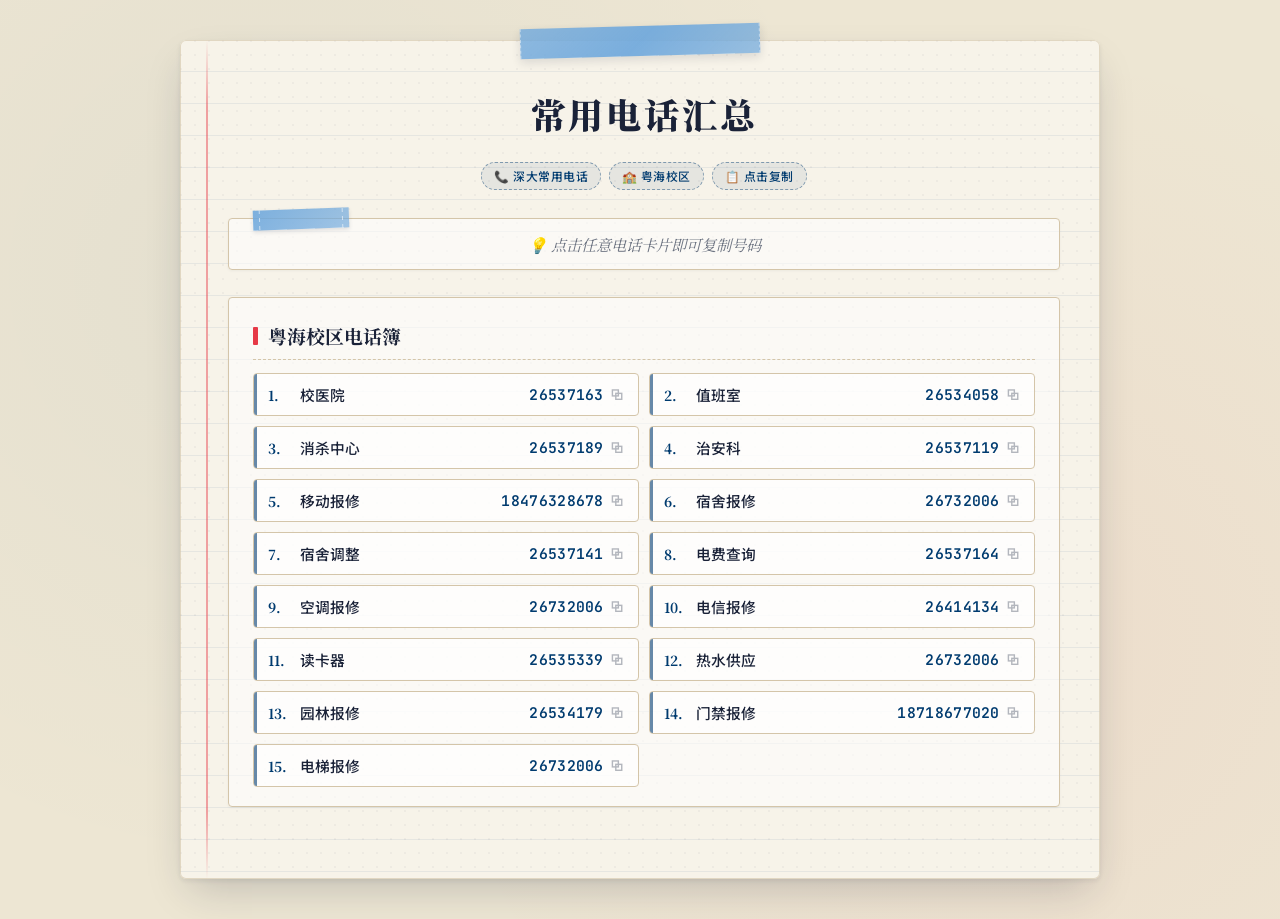
<file: WEB/outstudy/phone_num.html>
<!DOCTYPE html>
<html lang="zh-CN">
<head>
    <meta charset="UTF-8">
    <title>常用电话汇总 · 深大指南</title>
    <meta name="viewport" content="width=device-width, initial-scale=1.0">
    <link rel="preconnect" href="https://fonts.googleapis.com">
    <link rel="preconnect" href="https://fonts.gstatic.com" crossorigin>
    <link href="https://fonts.googleapis.com/css2?family=Noto+Serif+SC:wght@500;700;900&family=Noto+Sans+SC:wght@400;500;700&family=JetBrains+Mono:wght@500&display=swap" rel="stylesheet">
    <link rel="stylesheet" href="../../assets/design-system.css">
    <style>
        /* 页面专属：电话卡片网格 */
        .phone-grid {
            display: grid;
            grid-template-columns: 1fr 1fr;
            gap: 10px;
            margin-top: 0.6rem;
        }

        /* 改为 button 元素后的样式重置 */
        .phone-card {
            display: flex;
            align-items: center;
            gap: 10px;
            padding: 10px 14px;
            background: rgba(255, 255, 255, 0.7);
            border: 1px solid var(--line);
            border-radius: 4px;
            color: var(--ink);
            font-family: inherit;
            font-size: inherit;
            text-align: left;
            cursor: pointer;
            width: 100%;
            transition: transform 0.15s, box-shadow 0.15s, background 0.15s, border-color 0.15s;
            position: relative;
        }
        .phone-card::before {
            content: '';
            position: absolute;
            left: 0; top: 0; bottom: 0;
            width: 3px;
            background: var(--szu-navy);
            border-radius: 4px 0 0 4px;
            opacity: 0.6;
            transition: opacity 0.15s, background 0.15s;
        }
        .phone-card:hover {
            transform: translateY(-1px);
            box-shadow: 0 4px 10px rgba(26, 34, 56, 0.08);
            background: rgba(255, 255, 255, 0.9);
        }
        .phone-card:hover::before { opacity: 1; background: var(--coral); }
        .phone-card:active {
            transform: translateY(0);
        }
        .phone-card:focus-visible {
            outline: 3px dashed var(--coral);
            outline-offset: 2px;
        }

        .phone-idx {
            font-family: 'Noto Serif SC', serif;
            font-weight: 700;
            color: var(--szu-navy);
            font-size: 0.86rem;
            flex-shrink: 0;
            min-width: 22px;
        }
        .phone-label {
            flex: 1;
            font-size: 0.92rem;
            font-weight: 500;
            color: var(--ink);
        }
        .phone-num {
            font-family: 'JetBrains Mono', monospace;
            font-weight: 600;
            font-size: 0.92rem;
            color: var(--szu-navy);
            letter-spacing: 0.02em;
            display: inline-flex;
            align-items: center;
            gap: 6px;
        }
        /* 复制图标 */
        .copy-icon {
            font-size: 0.85rem;
            color: var(--ink-soft);
            opacity: 0.5;
            transition: opacity 0.15s, color 0.15s;
        }
        .phone-card:hover .copy-icon { opacity: 1; color: var(--coral); }

        /* 复制成功的反馈态 */
        .phone-card.copied {
            background: rgba(147, 196, 125, 0.18);
            border-color: var(--status-good);
        }
        .phone-card.copied::before {
            background: var(--status-good);
            opacity: 1;
        }
        .phone-card.copied .phone-num {
            color: var(--status-good);
        }
        .phone-card.copied .copy-icon {
            opacity: 1;
            color: var(--status-good);
        }
        .phone-card.error .phone-num {
            color: var(--status-bad);
        }

        @media (max-width: 600px) {
            .phone-grid { grid-template-columns: 1fr; }
        }
    </style>
</head>
<body>
<div class="master-card">
    <div class="tape-deco-top"></div>

    <div class="header-block">
        <h1>常用电话汇总</h1>
    </div>

    <!-- 装饰标签行 -->
    <div class="badge-row">
        <div class="badge">📞 深大常用电话</div>
        <div class="badge">🏫 粤海校区</div>
        <div class="badge">📋 点击复制</div>
    </div>

    <!-- 顶部提示条 -->
    <div class="section-block" data-tape="blue" style="padding: 0.7rem 1.2rem;">
        <span class="tape-strip"></span>
        <p style="margin: 0; font-family: 'Noto Serif SC', serif; font-style: italic; color: var(--ink-soft); text-align: center;">
            💡 点击任意电话卡片即可复制号码
        </p>
    </div>

    <!-- ========= 以下为原始文字，一字未改 ========= -->
    <div class="section-block" data-tape="blue">
        <h3>粤海校区电话簿</h3>
        <div class="phone-grid">
            <button class="phone-card" data-num="26537163" aria-label="复制电话 26537163 校医院"><span class="phone-idx">1.</span><span class="phone-label">校医院</span><span class="phone-num">26537163<span class="copy-icon">⧉</span></span></button>
            <button class="phone-card" data-num="26534058" aria-label="复制电话 26534058 值班室"><span class="phone-idx">2.</span><span class="phone-label">值班室</span><span class="phone-num">26534058<span class="copy-icon">⧉</span></span></button>
            <button class="phone-card" data-num="26537189" aria-label="复制电话 26537189 消杀中心"><span class="phone-idx">3.</span><span class="phone-label">消杀中心</span><span class="phone-num">26537189<span class="copy-icon">⧉</span></span></button>
            <button class="phone-card" data-num="26537119" aria-label="复制电话 26537119 治安科"><span class="phone-idx">4.</span><span class="phone-label">治安科</span><span class="phone-num">26537119<span class="copy-icon">⧉</span></span></button>
            <button class="phone-card" data-num="18476328678" aria-label="复制电话 18476328678 移动报修"><span class="phone-idx">5.</span><span class="phone-label">移动报修</span><span class="phone-num">18476328678<span class="copy-icon">⧉</span></span></button>
            <button class="phone-card" data-num="26732006" aria-label="复制电话 26732006 宿舍报修"><span class="phone-idx">6.</span><span class="phone-label">宿舍报修</span><span class="phone-num">26732006<span class="copy-icon">⧉</span></span></button>
            <button class="phone-card" data-num="26537141" aria-label="复制电话 26537141 宿舍调整"><span class="phone-idx">7.</span><span class="phone-label">宿舍调整</span><span class="phone-num">26537141<span class="copy-icon">⧉</span></span></button>
            <button class="phone-card" data-num="26537164" aria-label="复制电话 26537164 电费查询"><span class="phone-idx">8.</span><span class="phone-label">电费查询</span><span class="phone-num">26537164<span class="copy-icon">⧉</span></span></button>
            <button class="phone-card" data-num="26732006" aria-label="复制电话 26732006 空调报修"><span class="phone-idx">9.</span><span class="phone-label">空调报修</span><span class="phone-num">26732006<span class="copy-icon">⧉</span></span></button>
            <button class="phone-card" data-num="26414134" aria-label="复制电话 26414134 电信报修"><span class="phone-idx">10.</span><span class="phone-label">电信报修</span><span class="phone-num">26414134<span class="copy-icon">⧉</span></span></button>
            <button class="phone-card" data-num="26535339" aria-label="复制电话 26535339 读卡器"><span class="phone-idx">11.</span><span class="phone-label">读卡器</span><span class="phone-num">26535339<span class="copy-icon">⧉</span></span></button>
            <button class="phone-card" data-num="26732006" aria-label="复制电话 26732006 热水供应"><span class="phone-idx">12.</span><span class="phone-label">热水供应</span><span class="phone-num">26732006<span class="copy-icon">⧉</span></span></button>
            <button class="phone-card" data-num="26534179" aria-label="复制电话 26534179 园林报修"><span class="phone-idx">13.</span><span class="phone-label">园林报修</span><span class="phone-num">26534179<span class="copy-icon">⧉</span></span></button>
            <button class="phone-card" data-num="18718677020" aria-label="复制电话 18718677020 门禁报修"><span class="phone-idx">14.</span><span class="phone-label">门禁报修</span><span class="phone-num">18718677020<span class="copy-icon">⧉</span></span></button>
            <button class="phone-card" data-num="26732006" aria-label="复制电话 26732006 电梯报修"><span class="phone-idx">15.</span><span class="phone-label">电梯报修</span><span class="phone-num">26732006<span class="copy-icon">⧉</span></span></button>
        </div>
    </div>
    <!-- ========= 原始文字结束 ========= -->
</div>

<script>
(function () {
    'use strict';

    // 复制到剪贴板（含 file:// 协议降级方案）
    function copyToClipboard(text) {
        if (navigator.clipboard && window.isSecureContext) {
            return navigator.clipboard.writeText(text);
        }
        // 降级方案：临时 textarea + execCommand
        return new Promise(function (resolve, reject) {
            var ta = document.createElement('textarea');
            ta.value = text;
            ta.setAttribute('readonly', '');
            ta.style.position = 'fixed';
            ta.style.top = '0';
            ta.style.left = '0';
            ta.style.opacity = '0';
            document.body.appendChild(ta);
            ta.focus();
            ta.select();
            try {
                var ok = document.execCommand('copy');
                document.body.removeChild(ta);
                ok ? resolve() : reject(new Error('execCommand failed'));
            } catch (e) {
                document.body.removeChild(ta);
                reject(e);
            }
        });
    }

    // 简单的全局 toast
    function showToast(msg, isError) {
        var existing = document.getElementById('copy-toast');
        if (existing) existing.remove();
        var toast = document.createElement('div');
        toast.id = 'copy-toast';
        toast.textContent = msg;
        toast.style.cssText = [
            'position: fixed',
            'left: 50%',
            'bottom: 32px',
            'transform: translateX(-50%)',
            'padding: 10px 20px',
            'background: ' + (isError ? '#d94436' : '#1A2238'),
            'color: #F7F3E9',
            'border-radius: 24px',
            'font-family: \'Noto Sans SC\', system-ui, sans-serif',
            'font-size: 0.92rem',
            'font-weight: 500',
            'box-shadow: 0 6px 20px rgba(0,0,0,0.25)',
            'z-index: 9999',
            'opacity: 0',
            'transition: opacity 0.18s ease, transform 0.18s ease',
            'pointer-events: none'
        ].join(';');
        document.body.appendChild(toast);
        requestAnimationFrame(function () {
            toast.style.opacity = '1';
            toast.style.transform = 'translateX(-50%) translateY(-4px)';
        });
        setTimeout(function () {
            toast.style.opacity = '0';
            setTimeout(function () { toast.remove(); }, 200);
        }, 1500);
    }

    function flashCopied(card, num) {
        var numSpan = card.querySelector('.phone-num');
        var copyIcon = card.querySelector('.copy-icon');
        var originalHTML = numSpan.innerHTML;

        // 第一段反馈：号码变 ✓ 已复制
        card.classList.add('copied');
        numSpan.innerHTML = '✓ 已复制';
        showToast('✓ 已复制 ' + num, false);

        // 第二段反馈：短暂显示原号码
        setTimeout(function () {
            numSpan.innerHTML = num + ' <span class="copy-icon">⧉</span>';
        }, 1200);

        // 完全恢复
        setTimeout(function () {
            card.classList.remove('copied');
            numSpan.innerHTML = originalHTML;
        }, 1800);
    }

    function flashError(card) {
        card.classList.add('error');
        setTimeout(function () { card.classList.remove('error'); }, 1500);
        showToast('✕ 复制失败，请手动选择', true);
    }

    document.querySelectorAll('.phone-card').forEach(function (card) {
        card.addEventListener('click', function () {
            var num = card.getAttribute('data-num');
            if (!num) return;
            copyToClipboard(num).then(function () {
                flashCopied(card, num);
            }).catch(function () {
                flashError(card);
            });
        });
    });
})();
</script>
</body>
</html>
</file>
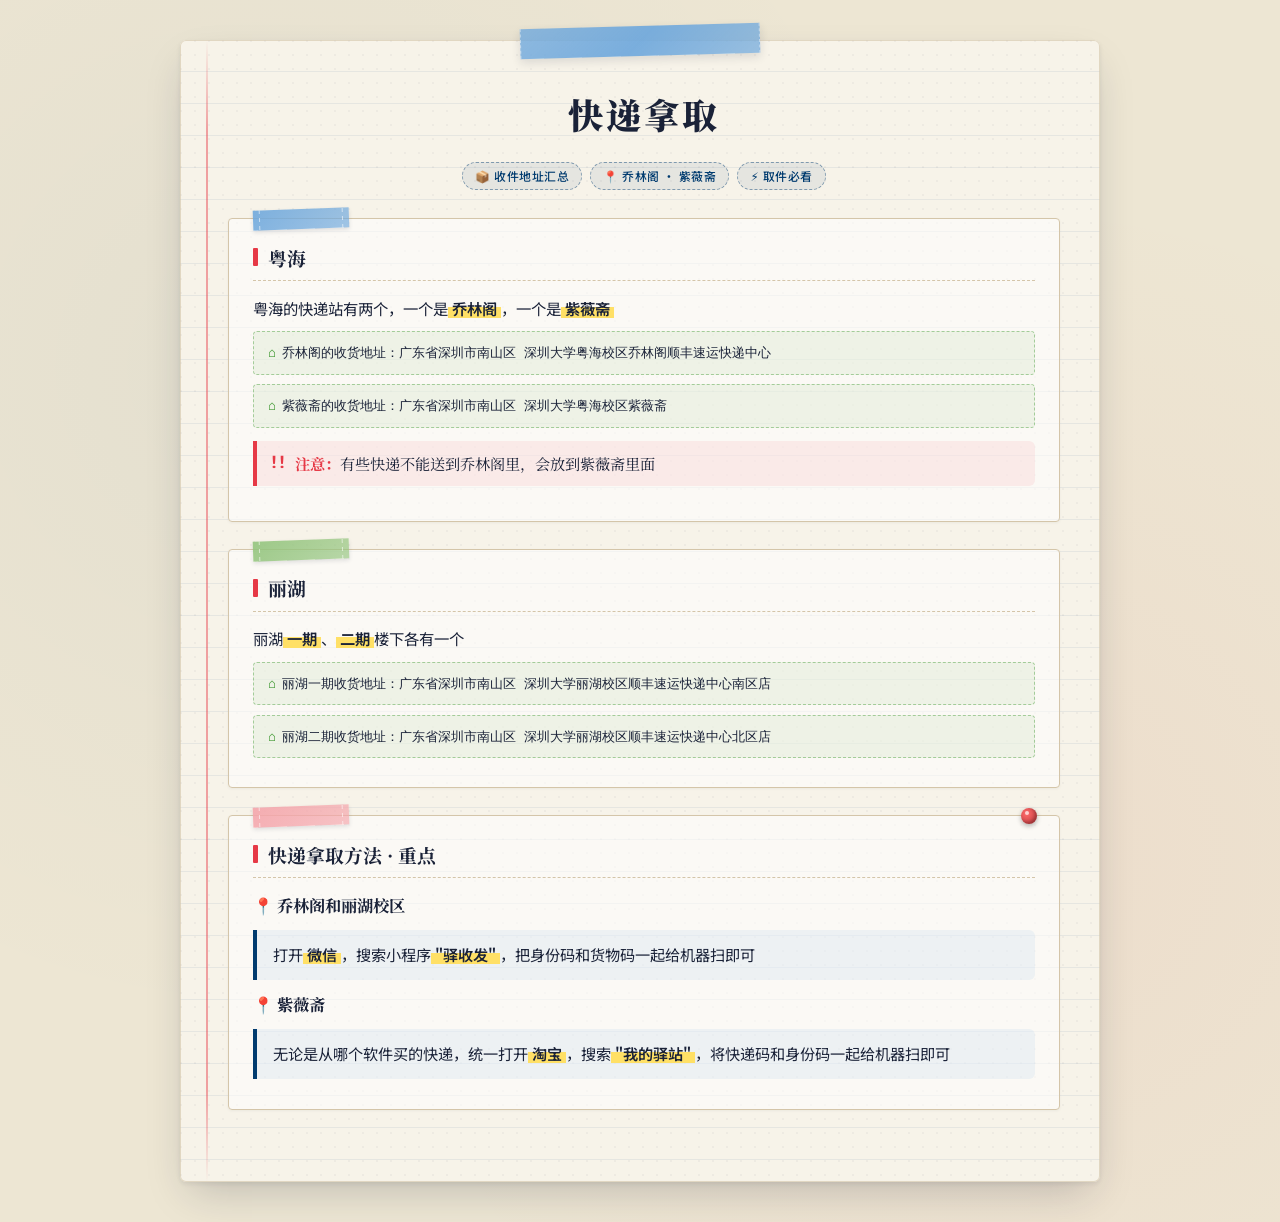
<file: WEB/outstudy/post.html>
<!DOCTYPE html>
<html lang="zh-CN">
<head>
    <meta charset="UTF-8">
    <title>快递拿取 · 深大收件指南</title>
    <meta name="viewport" content="width=device-width, initial-scale=1.0">
    <link rel="preconnect" href="https://fonts.googleapis.com">
    <link rel="preconnect" href="https://fonts.gstatic.com" crossorigin>
    <link href="https://fonts.googleapis.com/css2?family=Noto+Serif+SC:wght@500;700;900&family=Noto+Sans+SC:wght@400;500;700&family=JetBrains+Mono:wght@500&display=swap" rel="stylesheet">
    <link rel="stylesheet" href="../../assets/design-system.css">
    <style>
        /* 页面专属：地址小卡片 */
        .addr-card {
            margin: 0.6rem 0;
            padding: 10px 14px;
            background: rgba(147, 196, 125, 0.12);
            border: 1px dashed rgba(74, 158, 61, 0.45);
            border-radius: 4px;
            font-family: 'JetBrains Mono', monospace;
            font-size: 0.84rem;
            color: var(--ink);
            line-height: 1.6;
            word-break: break-all;
        }
        .addr-card::before {
            content: '\2302'; /* ⌂ */
            margin-right: 6px;
            color: var(--status-good);
            font-weight: 700;
        }

        /* 取件方法条 */
        .pickup-method {
            margin: 0.7rem 0;
            padding: 12px 16px;
            background: rgba(111, 168, 220, 0.1);
            border-left: 4px solid var(--szu-navy);
            border-radius: 0 6px 6px 0;
            font-size: 0.95rem;
            line-height: 1.7;
        }
        .pickup-method strong {
            color: var(--szu-navy);
            font-family: 'Noto Serif SC', serif;
        }
    </style>
</head>
<body>
<div class="master-card">
    <div class="tape-deco-top"></div>

    <div class="header-block">
        <h1>快递拿取</h1>
    </div>

    <!-- 装饰标签行 -->
    <div class="badge-row">
        <div class="badge">📦 收件地址汇总</div>
        <div class="badge">📍 乔林阁 · 紫薇斋</div>
        <div class="badge">⚡ 取件必看</div>
    </div>

    <!-- ========= 以下为原始文字，一字未改 ========= -->

    <div class="section-block" data-tape="blue">
        <span class="tape-strip"></span>
        <h3>粤海</h3>
        <p>粤海的快递站有两个，一个是<span class="hl">乔林阁</span>，一个是<span class="hl">紫薇斋</span></p>

        <div class="addr-card">乔林阁的收货地址：广东省深圳市南山区 深圳大学粤海校区乔林阁顺丰速运快递中心</div>
        <div class="addr-card">紫薇斋的收货地址：广东省深圳市南山区 深圳大学粤海校区紫薇斋</div>

        <div class="warn-box" style="margin-top: 0.8rem;">
            <strong>注意：</strong>有些快递不能送到乔林阁里，会放到紫薇斋里面
        </div>
    </div>

    <div class="section-block" data-tape="green">
        <span class="tape-strip"></span>
        <h3>丽湖</h3>
        <p>丽湖<span class="hl">一期</span>、<span class="hl">二期</span>楼下各有一个</p>

        <div class="addr-card">丽湖一期收货地址：广东省深圳市南山区 深圳大学丽湖校区顺丰速运快递中心南区店</div>
        <div class="addr-card">丽湖二期收货地址：广东省深圳市南山区 深圳大学丽湖校区顺丰速运快递中心北区店</div>
    </div>

    <div class="section-block" data-tape="coral">
        <span class="pin"></span>
        <span class="tape-strip"></span>
        <h3>快递拿取方法 · 重点</h3>

        <h4>📍 乔林阁和丽湖校区</h4>
        <div class="pickup-method">
            打开<span class="hl">微信</span>，搜索小程序<span class="hl">"驿收发"</span>，把身份码和货物码一起给机器扫即可
        </div>

        <h4>📍 紫薇斋</h4>
        <div class="pickup-method">
            无论是从哪个软件买的快递，统一打开<span class="hl">淘宝</span>，搜索<span class="hl">"我的驿站"</span>，将快递码和身份码一起给机器扫即可
        </div>
    </div>

    <!-- ========= 原始文字结束 ========= -->
</div>
</body>
</html>
</file>
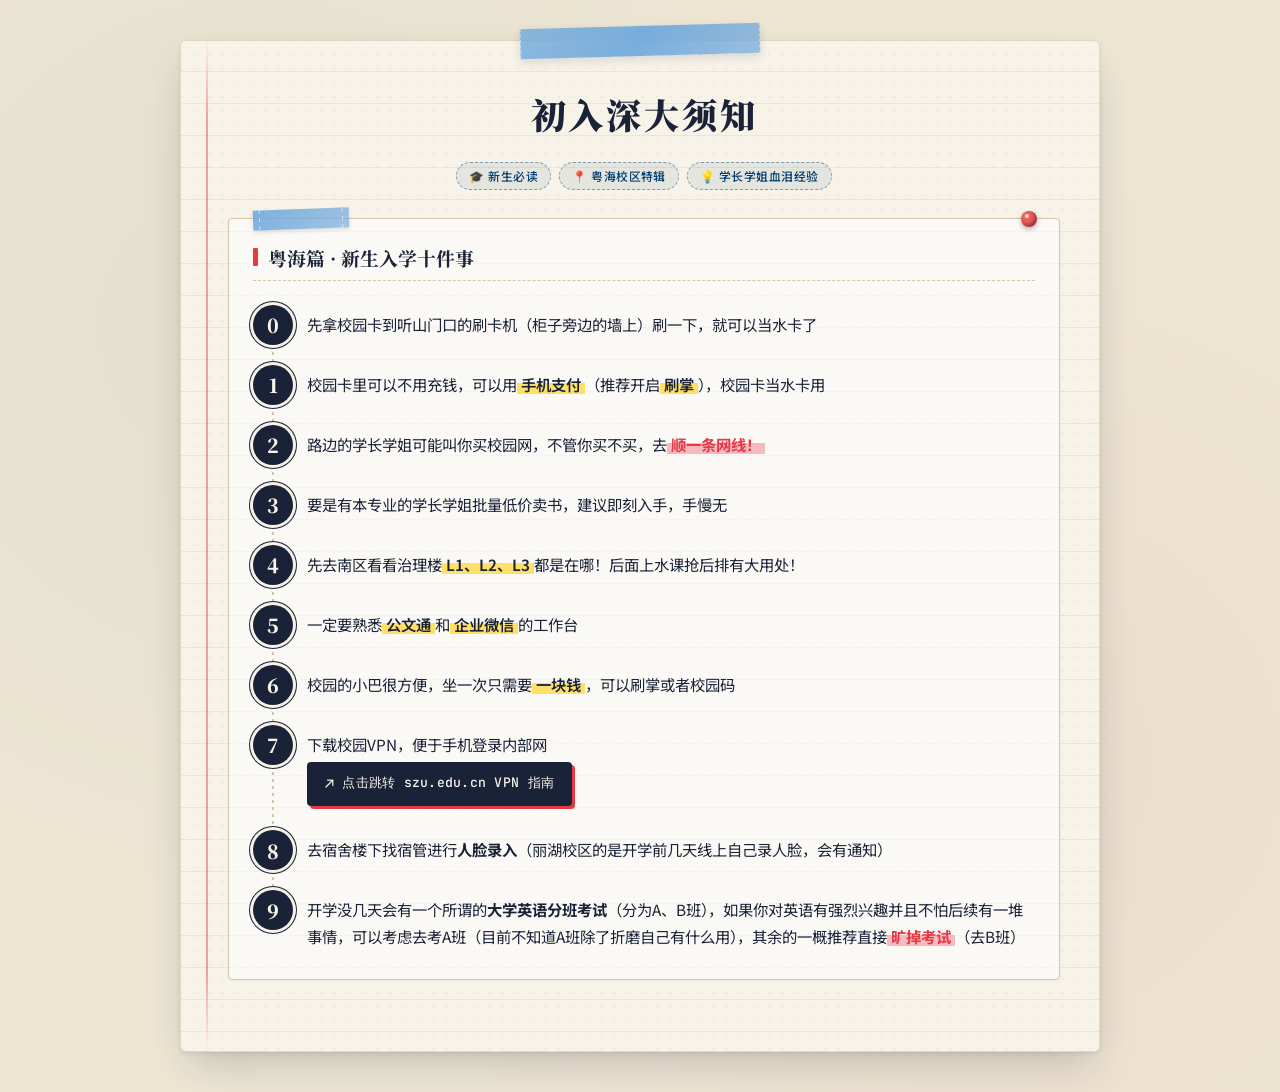
<file: WEB/outstudy/primary.html>
<!DOCTYPE html>
<html lang="zh-CN">
<head>
    <meta charset="UTF-8">
    <title>入学须知 · 深大生存指南</title>
    <meta name="viewport" content="width=device-width, initial-scale=1.0">
    <link rel="preconnect" href="https://fonts.googleapis.com">
    <link rel="preconnect" href="https://fonts.gstatic.com" crossorigin>
    <link href="https://fonts.googleapis.com/css2?family=Noto+Serif+SC:wght@500;700;900&family=Noto+Sans+SC:wght@400;500;700&family=JetBrains+Mono:wght@500&display=swap" rel="stylesheet">
    <link rel="stylesheet" href="../../assets/design-system.css">
</head>
<body>
<div class="master-card">
    <div class="tape-deco-top"></div>

    <div class="header-block">
        <h1>初入深大须知</h1>
    </div>

    <!-- 装饰标签行（不包含文字内容，仅视觉） -->
    <div class="badge-row">
        <div class="badge">🎓 新生必读</div>
        <div class="badge">📍 粤海校区特辑</div>
        <div class="badge">💡 学长学姐血泪经验</div>
    </div>

    <!-- ========= 以下为原始文字，一字未改 ========= -->
    <div class="section-block" data-tape="blue">
        <span class="pin"></span>
        <span class="tape-strip"></span>
        <h3>粤海篇 · 新生入学十件事</h3>
        <ol class="step-list">
            <li class="step-item">
                <span class="step-num">0</span>
                <div class="step-body">先拿校园卡到听山门口的刷卡机（柜子旁边的墙上）刷一下，就可以当水卡了</div>
            </li>
            <li class="step-item">
                <span class="step-num">1</span>
                <div class="step-body">校园卡里可以不用充钱，可以用<span class="hl">手机支付</span>（推荐开启<span class="hl">刷掌</span>），校园卡当水卡用</div>
            </li>
            <li class="step-item">
                <span class="step-num">2</span>
                <div class="step-body">路边的学长学姐可能叫你买校园网，不管你买不买，去<span class="hl-urgent">顺一条网线！</span></div>
            </li>
            <li class="step-item">
                <span class="step-num">3</span>
                <div class="step-body">要是有本专业的学长学姐批量低价卖书，建议即刻入手，手慢无</div>
            </li>
            <li class="step-item">
                <span class="step-num">4</span>
                <div class="step-body">先去南区看看治理楼<span class="hl">L1、L2、L3</span>都是在哪！后面上水课抢后排有大用处！</div>
            </li>
            <li class="step-item">
                <span class="step-num">5</span>
                <div class="step-body">一定要熟悉<span class="hl">公文通</span>和<span class="hl">企业微信</span>的工作台</div>
            </li>
            <li class="step-item">
                <span class="step-num">6</span>
                <div class="step-body">校园的小巴很方便，坐一次只需要<span class="hl">一块钱</span>，可以刷掌或者校园码</div>
            </li>
            <li class="step-item">
                <span class="step-num">7</span>
                <div class="step-body">
                    下载校园VPN，便于手机登录内部网
                    <br>
                    <a class="btn-jump" href="https://www1.szu.edu.cn/nc/view.asp?id=631" target="_blank" rel="noopener noreferrer">点击跳转 szu.edu.cn VPN 指南</a>
                </div>
            </li>
            <li class="step-item">
                <span class="step-num">8</span>
                <div class="step-body">去宿舍楼下找宿管进行<span class="step-label">人脸录入</span>（丽湖校区的是开学前几天线上自己录人脸，会有通知）</div>
            </li>
            <li class="step-item">
                <span class="step-num">9</span>
                <div class="step-body">
                    开学没几天会有一个所谓的<span class="step-label">大学英语分班考试</span>（分为A、B班），如果你对英语有强烈兴趣并且不怕后续有一堆事情，可以考虑去考A班（目前不知道A班除了折磨自己有什么用），其余的一概推荐直接<span class="hl-urgent">旷掉考试</span>（去B班）
                </div>
            </li>
        </ol>
    </div>
    <!-- ========= 原始文字结束 ========= -->
</div>
</body>
</html>
</file>
<file: assets/design-system.css>
/* ============================================
   深大新生指南 · 设计系统
   Design System: 学长批注手册
   ============================================ */

:root {
    --paper:        #F7F3E9;
    --paper-deep:   #EDE6D3;
    --ink:          #1A2238;
    --ink-soft:     #6B7280;
    --szu-navy:     #003B6F;
    --coral:        #E63946;
    --marker:       #FFE066;
    --line:         #D4C5A9;

    /* 状态色（语义：推荐 / 中立 / 避雷 / 提示） */
    --status-good:    #4a9e3d;
    --status-neutral: #d4a017;
    --status-bad:     #d94436;
    --status-info:    #3b82f6;
}

* { margin: 0; padding: 0; box-sizing: border-box; }

body {
    background: var(--paper-deep);
    background-image:
        radial-gradient(circle at 20% 30%, rgba(0, 59, 111, 0.04), transparent 50%),
        radial-gradient(circle at 80% 70%, rgba(230, 57, 70, 0.05), transparent 50%);
    font-family: 'Noto Sans SC', 'Segoe UI', system-ui, sans-serif;
    padding: 2.5rem 1rem;
    min-height: 100vh;
    color: var(--ink);
    line-height: 1.65;
}

/* ============ 主容器：笔记本纸张 ============ */
.master-card {
    max-width: 920px;
    margin: 0 auto;
    position: relative;
    background: var(--paper);
    background-image:
        repeating-linear-gradient(
            transparent,
            transparent 31px,
            rgba(0, 59, 111, 0.07) 31px,
            rgba(0, 59, 111, 0.07) 32px
        ),
        radial-gradient(circle at 1px 1px, rgba(26, 34, 56, 0.04) 1px, transparent 0);
    background-size: 100% 32px, 14px 14px;
    border-radius: 6px;
    box-shadow:
        0 2px 4px rgba(26, 34, 56, 0.08),
        0 18px 40px -10px rgba(26, 34, 56, 0.22),
        inset 0 0 0 1px rgba(212, 197, 169, 0.6);
    padding: 2.6rem 2.5rem 2.8rem 3rem;
    overflow: visible;
}

/* 装订红线 */
.master-card::before {
    content: '';
    position: absolute;
    left: 26px;
    top: 0;
    bottom: 0;
    width: 2px;
    background: linear-gradient(180deg,
        transparent 0%,
        rgba(230, 57, 70, 0.45) 8%,
        rgba(230, 57, 70, 0.45) 92%,
        transparent 100%);
}

/* 顶部封口胶带 */
.tape-deco-top {
    position: absolute;
    top: -14px;
    left: 50%;
    transform: translateX(-50%) rotate(-1.5deg);
    width: 240px;
    height: 30px;
    background: linear-gradient(135deg,
        rgba(111, 168, 220, 0.78) 0%,
        rgba(111, 168, 220, 0.92) 50%,
        rgba(111, 168, 220, 0.7) 100%);
    box-shadow: 0 4px 10px rgba(26, 34, 56, 0.12);
    border-left: 1px dashed rgba(255, 255, 255, 0.45);
    border-right: 1px dashed rgba(255, 255, 255, 0.45);
    z-index: 10;
}

/* ============ 头部标题 ============ */
.header-block {
    text-align: center;
    margin-bottom: 1.2rem;
    padding-top: 0.2rem;
}
.header-block h1 {
    font-family: 'Noto Serif SC', serif;
    font-weight: 900;
    font-size: 2.2rem;
    color: var(--ink);
    letter-spacing: 0.08em;
    display: inline-block;
    position: relative;
}
.header-block h1::after {
    content: '';
    position: absolute;
    left: -4px;
    right: -4px;
    bottom: 2px;
    height: 14px;
    background: var(--marker);
    opacity: 0.75;
    z-index: -1;
    border-radius: 2px;
    transform: skewX(-6deg);
}
.header-sub {
    font-family: 'Noto Serif SC', serif;
    font-weight: 500;
    font-style: italic;
    color: var(--ink-soft);
    font-size: 0.9rem;
    margin-top: 0.6rem;
}

/* ============ 装饰标签行 ============ */
.badge-row {
    display: flex;
    justify-content: center;
    gap: 8px;
    margin: 0.8rem 0 1.8rem;
    flex-wrap: wrap;
}
.badge {
    background: rgba(0, 59, 111, 0.07);
    color: var(--szu-navy);
    border: 1px dashed rgba(0, 59, 111, 0.45);
    border-radius: 20px;
    padding: 3px 12px;
    font-size: 0.74rem;
    font-weight: 500;
    letter-spacing: 0.04em;
}

/* ============ 区块：胶带头 + 内容卡片 ============ */
.section-block {
    position: relative;
    margin: 1.7rem 0;
    padding: 1.3rem 1.5rem 1.2rem;
    background: rgba(255, 255, 255, 0.55);
    border: 1px solid var(--line);
    border-radius: 4px;
    box-shadow: 0 1px 3px rgba(26, 34, 56, 0.05);
    transition: transform 0.18s ease, box-shadow 0.18s ease;
}
.section-block:hover {
    transform: translateY(-1px);
    box-shadow: 0 4px 12px rgba(26, 34, 56, 0.08);
}

/* 胶带 */
.tape-strip {
    position: absolute;
    top: -10px;
    left: 24px;
    width: 96px;
    height: 20px;
    transform: rotate(-2deg);
    box-shadow: 0 2px 4px rgba(26, 34, 56, 0.12);
    z-index: 5;
}
.tape-strip::before,
.tape-strip::after {
    content: '';
    position: absolute;
    top: 0;
    bottom: 0;
    width: 1px;
    background: repeating-linear-gradient(180deg,
        rgba(255,255,255,0.55) 0,
        rgba(255,255,255,0.55) 4px,
        transparent 4px,
        transparent 8px);
}
.tape-strip::before { left: 6px; }
.tape-strip::after  { right: 6px; }

.section-block[data-tape="blue"]   .tape-strip { background: linear-gradient(135deg, rgba(111,168,220,0.9), rgba(111,168,220,0.65)); }
.section-block[data-tape="coral"]  .tape-strip { background: linear-gradient(135deg, rgba(244,165,171,0.9), rgba(244,165,171,0.65)); }
.section-block[data-tape="green"]  .tape-strip { background: linear-gradient(135deg, rgba(147,196,125,0.9), rgba(147,196,125,0.65)); }
.section-block[data-tape="yellow"] .tape-strip { background: linear-gradient(135deg, rgba(255,217,102,0.92), rgba(255,217,102,0.7)); }
.section-block[data-tape="purple"] .tape-strip { background: linear-gradient(135deg, rgba(180,167,214,0.9), rgba(180,167,214,0.65)); }
.section-block[data-tape="gray"]   .tape-strip { background: linear-gradient(135deg, rgba(160,160,160,0.85), rgba(120,120,120,0.6)); }

/* 区块标题 */
.section-block h3 {
    font-family: 'Noto Serif SC', serif;
    font-weight: 700;
    color: var(--ink);
    font-size: 1.18rem;
    margin: 0.1rem 0 0.85rem;
    padding-bottom: 0.45rem;
    border-bottom: 1px dashed var(--line);
    display: flex;
    align-items: center;
    gap: 10px;
}
.section-block h3::before {
    content: '';
    display: inline-block;
    width: 5px;
    height: 18px;
    background: var(--coral);
    border-radius: 1px;
}

.section-block p {
    color: var(--ink);
    margin: 0.45rem 0;
    line-height: 1.75;
    font-size: 0.96rem;
}

/* 二级标题（章节内） */
h4 {
    font-family: 'Noto Serif SC', serif;
    font-weight: 700;
    color: var(--ink);
    font-size: 1.02rem;
    margin: 0.7rem 0 0.4rem;
}

/* ============ 荧光笔高亮 ============ */
.hl {
    background: linear-gradient(180deg,
        transparent 0%, transparent 45%,
        var(--marker) 45%, var(--marker) 95%,
        transparent 95%);
    padding: 0 4px;
    font-weight: 600;
}
.hl-urgent {
    background: linear-gradient(180deg,
        transparent 0%, transparent 45%,
        rgba(244, 165, 171, 0.75) 45%, rgba(244, 165, 171, 0.75) 95%,
        transparent 95%);
    padding: 0 4px;
    font-weight: 700;
    color: var(--coral);
}
.hl-good {
    background: linear-gradient(180deg,
        transparent 0%, transparent 45%,
        rgba(147, 196, 125, 0.6) 45%, rgba(147, 196, 125, 0.6) 95%,
        transparent 95%);
    padding: 0 4px;
    font-weight: 600;
    color: var(--status-good);
}

/* ============ 步骤列表 ============ */
.step-list {
    list-style: none;
    margin: 0.4rem 0 0;
    padding: 0;
}
.step-item {
    display: flex;
    gap: 14px;
    padding: 10px 0;
    position: relative;
}
.step-item:not(:last-child)::after {
    content: '';
    position: absolute;
    left: 19px;
    top: 50px;
    bottom: -10px;
    width: 2px;
    background-image: linear-gradient(180deg,
        var(--line) 0%, var(--line) 50%,
        transparent 50%, transparent 100%);
    background-size: 2px 7px;
}
.step-num {
    flex-shrink: 0;
    width: 40px;
    height: 40px;
    border-radius: 50%;
    background: var(--ink);
    color: var(--paper);
    font-family: 'Noto Serif SC', serif;
    font-weight: 900;
    font-size: 1.2rem;
    display: grid;
    place-items: center;
    box-shadow: 0 0 0 3px var(--paper), 0 0 0 4px var(--ink);
    position: relative;
    z-index: 1;
    line-height: 1;
}
.step-body {
    flex: 1;
    padding-top: 6px;
    font-size: 0.96rem;
    line-height: 1.75;
}
.step-label {
    font-weight: 700;
    color: var(--ink);
}

/* ============ 跳转按钮 ============ */
.btn-jump {
    display: inline-flex;
    align-items: center;
    gap: 8px;
    margin: 4px 0;
    padding: 7px 16px;
    background: var(--ink);
    color: var(--paper);
    border: 2px solid var(--ink);
    border-radius: 4px;
    font-family: 'JetBrains Mono', monospace;
    font-size: 0.82rem;
    font-weight: 500;
    text-decoration: none;
    letter-spacing: 0.02em;
    box-shadow: 3px 3px 0 var(--coral);
    transition: transform 0.12s ease, box-shadow 0.12s ease, background 0.12s ease, border-color 0.12s ease;
    word-break: break-all;
}
.btn-jump::before {
    content: '\2197';
    font-size: 0.95rem;
}
.btn-jump:hover {
    transform: translate(-1px, -1px);
    box-shadow: 4px 4px 0 var(--coral);
    background: var(--coral);
    border-color: var(--coral);
}
.btn-jump:active {
    transform: translate(2px, 2px);
    box-shadow: 1px 1px 0 var(--coral);
}

/* 普通链接 */
.simple-link {
    color: var(--szu-navy);
    text-decoration: none;
    border-bottom: 1.5px solid var(--coral);
    font-weight: 600;
    transition: background 0.12s;
}
.simple-link:hover {
    background: var(--marker);
    color: var(--ink);
}

/* ============ 路径面包屑 ============ */
.crumbs {
    display: flex;
    flex-wrap: wrap;
    gap: 6px;
    align-items: center;
    margin-top: 6px;
}
.crumbs .crumb {
    background: rgba(0, 59, 111, 0.08);
    border: 1px solid rgba(0, 59, 111, 0.2);
    padding: 3px 11px;
    border-radius: 14px;
    font-size: 0.86rem;
    color: var(--szu-navy);
    font-weight: 500;
}
.crumbs .arr {
    color: var(--ink-soft);
    font-family: 'JetBrains Mono', monospace;
    font-size: 0.85rem;
}

/* ============ 装饰图钉 ============ */
.pin {
    position: absolute;
    top: -8px;
    right: 22px;
    width: 16px;
    height: 16px;
    border-radius: 50%;
    background: radial-gradient(circle at 35% 35%, #ff6b6b, #b53338);
    box-shadow: 0 2px 5px rgba(0, 0, 0, 0.3),
                inset -2px -2px 3px rgba(0, 0, 0, 0.22);
    z-index: 6;
}
.pin::after {
    content: '';
    position: absolute;
    top: 3px;
    left: 4px;
    width: 4px;
    height: 4px;
    border-radius: 50%;
    background: rgba(255, 255, 255, 0.7);
}

/* ============ 警告框（学霸批注风） ============ */
.warn-box {
    margin: 1rem 0;
    padding: 10px 14px 10px 38px;
    background: rgba(244, 165, 171, 0.18);
    border-left: 4px solid var(--coral);
    border-radius: 0 6px 6px 0;
    position: relative;
    font-family: 'Noto Serif SC', serif;
    font-size: 0.95rem;
    line-height: 1.65;
    color: var(--ink);
}
.warn-box::before {
    content: '!!';
    position: absolute;
    left: 12px;
    top: 8px;
    font-family: 'JetBrains Mono', monospace;
    font-weight: 900;
    font-size: 1.05rem;
    color: var(--coral);
    letter-spacing: -2px;
}
.warn-box strong {
    color: var(--coral);
}

/* ============ 状态条（推荐/中立/避雷） ============ */
.status-bar {
    display: inline-flex;
    align-items: center;
    gap: 6px;
    padding: 3px 12px;
    border-radius: 14px;
    font-family: 'Noto Serif SC', serif;
    font-weight: 700;
    font-size: 0.88rem;
    margin-bottom: 0.6rem;
    letter-spacing: 0.05em;
}
.status-bar::before {
    content: '';
    width: 8px;
    height: 8px;
    border-radius: 50%;
}
.status-good {
    background: rgba(147, 196, 125, 0.25);
    color: var(--status-good);
}
.status-good::before { background: var(--status-good); }
.status-neutral {
    background: rgba(255, 217, 102, 0.35);
    color: #8a6d10;
}
.status-neutral::before { background: var(--status-neutral); }
.status-bad {
    background: rgba(244, 165, 171, 0.3);
    color: var(--status-bad);
}
.status-bad::before { background: var(--status-bad); }
.status-info {
    background: rgba(111, 168, 220, 0.25);
    color: var(--szu-navy);
}
.status-info::before { background: var(--status-info); }

/* 通用左右色条（用于语义盒子） */
.bar-good    { border-left: 4px solid var(--status-good); }
.bar-neutral { border-left: 4px solid var(--status-neutral); }
.bar-bad     { border-left: 4px solid var(--status-bad); }
.bar-info    { border-left: 4px solid var(--status-info); }

/* ============ 焦点环 ============ */
a:focus-visible,
.btn-jump:focus-visible {
    outline: 3px dashed var(--coral);
    outline-offset: 3px;
    border-radius: 4px;
}

/* ============ 响应式 ============ */
@media (max-width: 600px) {
    body { padding: 1.5rem 0.6rem; }
    .master-card {
        padding: 2rem 1.1rem 1.6rem 2rem;
    }
    .master-card::before { left: 14px; }
    .header-block h1 { font-size: 1.7rem; }
    .section-block { padding: 1.1rem 1rem 1rem; }
    .section-block h3 { font-size: 1.05rem; }
    .tape-strip { width: 72px; left: 16px; }
    .tape-deco-top { width: 180px; }
    .btn-jump { font-size: 0.76rem; padding: 6px 12px; gap: 6px; }
    .step-num {
        width: 34px; height: 34px;
        font-size: 1rem;
        box-shadow: 0 0 0 2px var(--paper), 0 0 0 3px var(--ink);
    }
    .step-item:not(:last-child)::after {
        left: 16px; top: 42px;
    }
    .section-block p { font-size: 0.92rem; }
}

@media (prefers-reduced-motion: reduce) {
    * { transition: none !important; }
}
</file>
